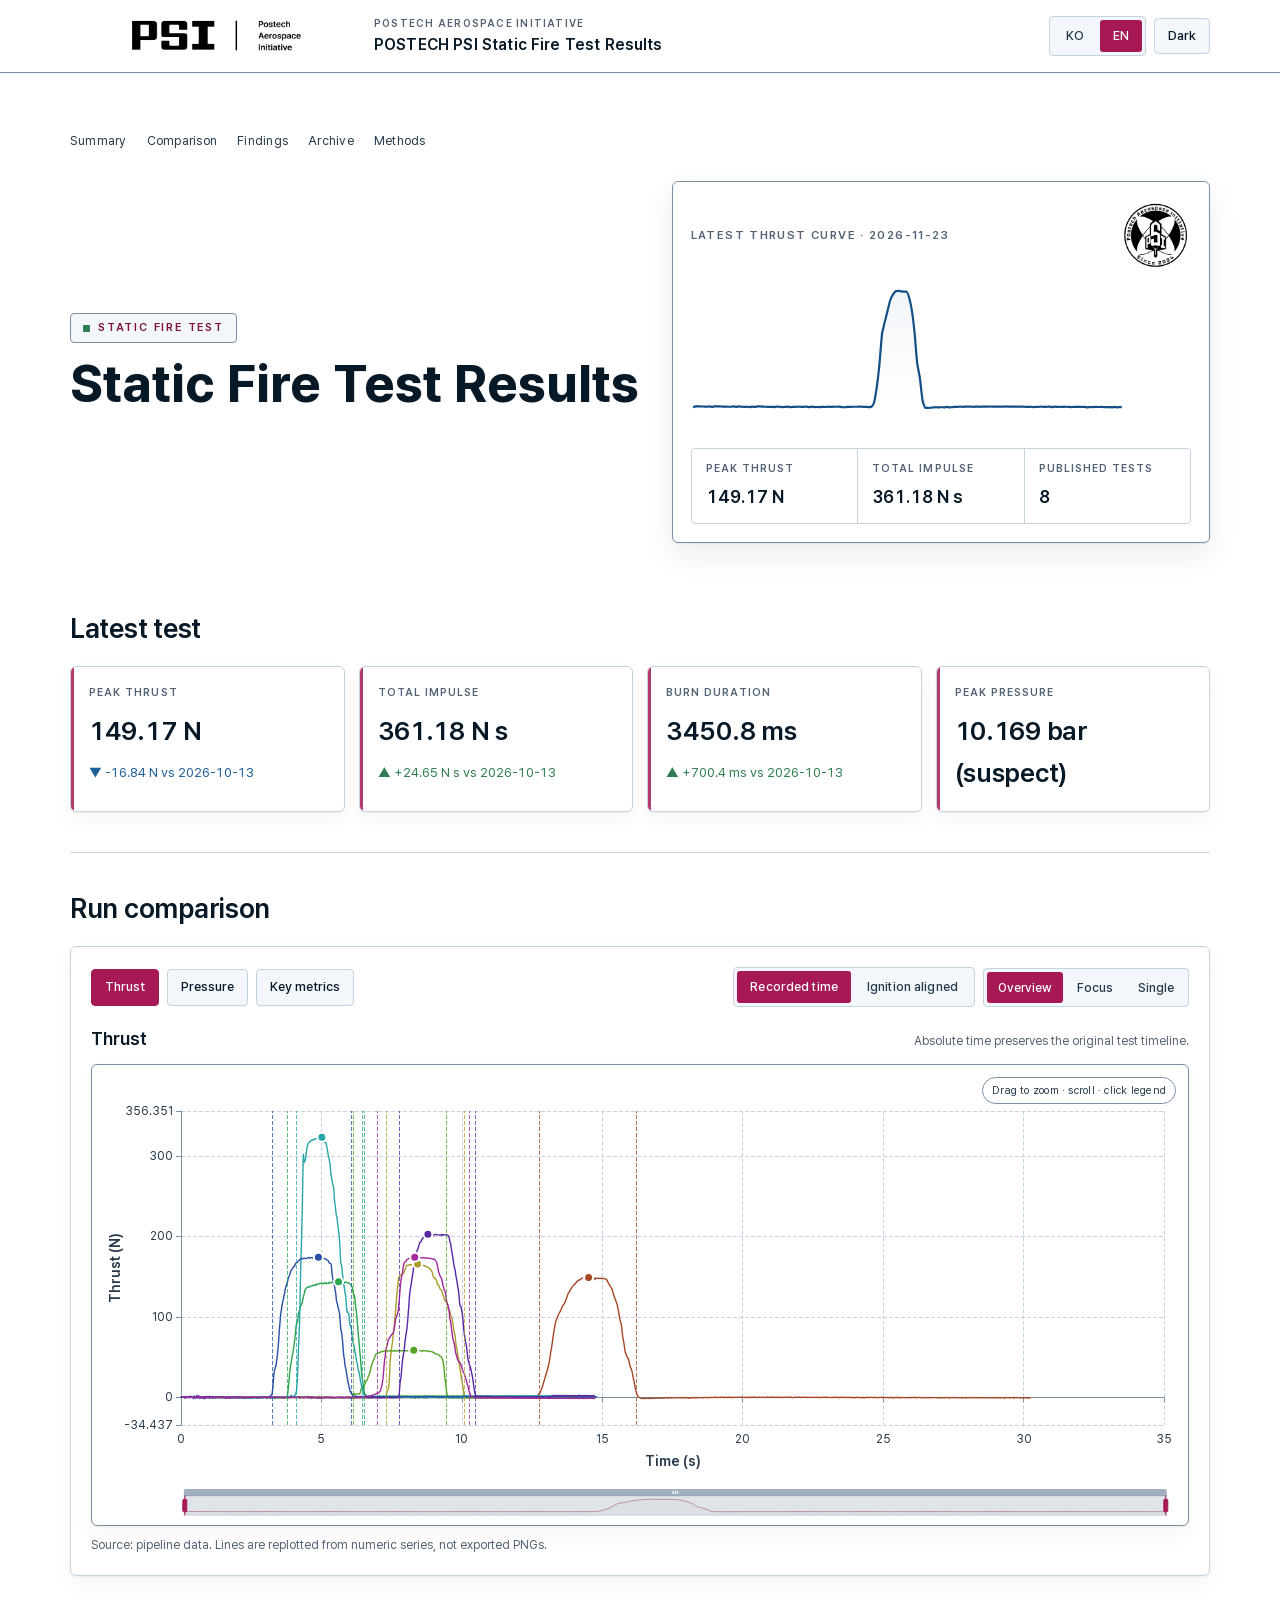
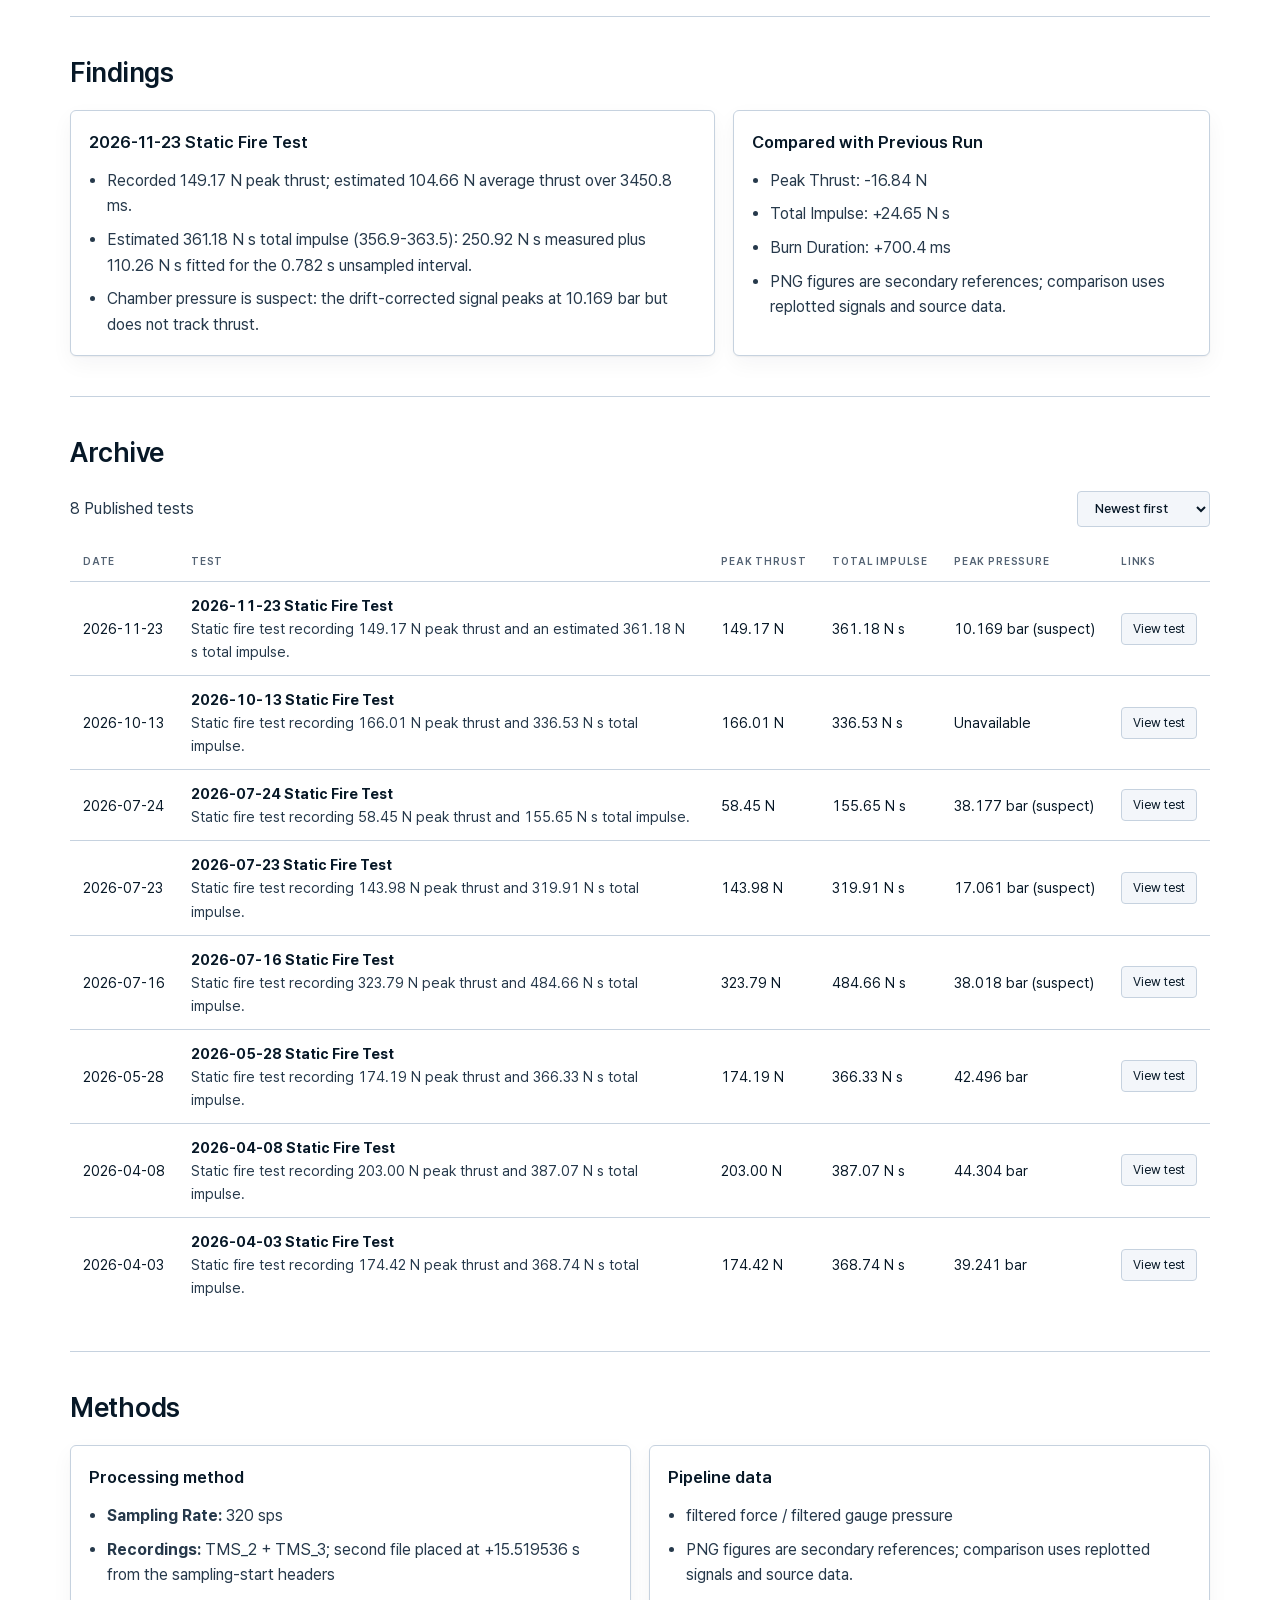
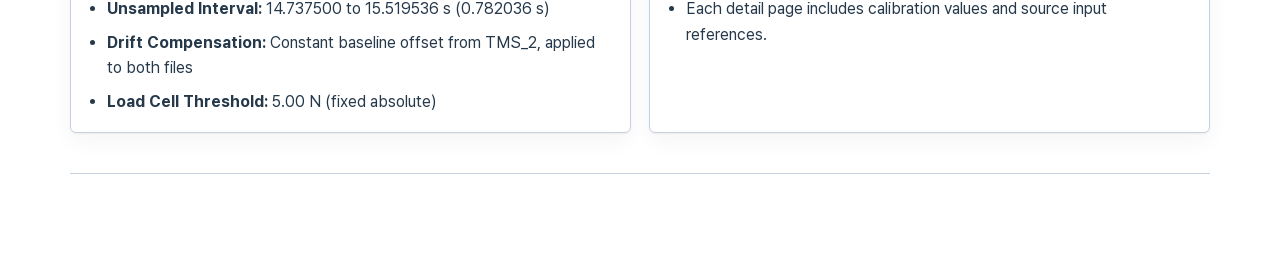
<file: index.html>
<!doctype html>
<html lang="en">
<head>
  <meta charset="utf-8">
  <meta name="viewport" content="width=device-width, initial-scale=1">
  <title>POSTECH PSI Static Fire Test Results</title>
  <meta name="description" content="A concise static record of POSTECH PSI static fire tests, including metrics, comparison, methods, and data files.">
  <meta name="theme-color" content="#000000" media="(prefers-color-scheme: dark)">
  <meta name="theme-color" content="#ffffff" media="(prefers-color-scheme: light)">
  <link rel="icon" href="assets/icons/favicon.ico" sizes="any">
  <link rel="icon" type="image/png" sizes="32x32" href="assets/icons/favicon-32.png">
  <link rel="icon" type="image/png" sizes="192x192" href="assets/icons/icon-192.png">
  <link rel="apple-touch-icon" sizes="180x180" href="assets/icons/apple-touch-icon.png">
  <link rel="stylesheet" href="assets/site.css?v=2026-11-23-gap-fit">
</head>
<body data-theme="light">
  <header class="site-header">
    <div class="site-header__inner">
      <div class="brand">
        <a class="brand__home-link" href="index.html" aria-label="Home"><span class="logo-surface brand__logo-surface"><img class="brand__banner" src="./assets/logos/psi-logo-banner.jpeg" alt="PSI Postech Aerospace Initiative"></span></a>
        <div class="brand__text"><div class="brand__eyebrow">Postech Aerospace Initiative</div><div class="brand__title">POSTECH PSI Static Fire Test Results</div></div>
      </div>
      <div class="site-header__controls"><span class="muted">EN / KO</span></div>
    </div>
  </header>

  <main class="site-shell static-shell">
    <section class="hero" id="overview">
      <div class="hero__grid">
        <div>
          <div class="verdict">Static fire test</div>
          <h1 class="hero__title">POSTECH PSI Static Fire Test Results</h1>
        </div>
        <aside class="hero__panel">
          <div class="hero__panel-header">
            <h2>Latest test &middot; 2026-11-23</h2>
            <span class="logo-surface hero__logo-surface"><img class="hero__emblem" src="assets/logos/psi-logo-circle.jpg" alt="Postech Aerospace Initiative circular logo"></span>
          </div>
          <div class="hero__summary">
            <div class="hero-stat"><div class="hero-stat__label">Peak thrust</div><div class="hero-stat__value">149.17 N</div></div>
            <div class="hero-stat"><div class="hero-stat__label">Total impulse</div><div class="hero-stat__value">361.18 N s</div></div>
            <div class="hero-stat"><div class="hero-stat__label">Published tests</div><div class="hero-stat__value">8</div></div>
          </div>
        </aside>
      </div>
    </section>

    <section class="section">
      <div class="section-heading"><h2>Latest test</h2></div>
      <div class="overview-grid">
        <article class="metric-card">
          <div class="metric-card__label">Peak thrust</div>
          <div class="metric-card__value">149.17 N</div>
          <div class="metric-card__delta">&#9660; -16.84 N vs 2026-10-13</div>
        </article>
        <article class="metric-card">
          <div class="metric-card__label">Total impulse</div>
          <div class="metric-card__value">361.18 N s</div>
          <div class="metric-card__delta">&#9650; +24.65 N s vs 2026-10-13</div>
        </article>
        <article class="metric-card">
          <div class="metric-card__label">Burn duration</div>
          <div class="metric-card__value">3450.8 ms</div>
          <div class="metric-card__delta">&#9650; +700.4 ms vs 2026-10-13</div>
        </article>
        <article class="metric-card">
          <div class="metric-card__label">Peak pressure</div>
          <div class="metric-card__value">10.169 bar (suspect)</div>
        </article>
      </div>
    </section>

    <section class="section" id="archive">
      <div class="section-heading"><h2>Archive</h2></div>
      <div class="archive-table">
        <table>
          <thead><tr><th>Date</th><th>Test</th><th>Peak thrust</th><th>Total impulse</th><th>Peak pressure</th><th>Link</th></tr></thead>
          <tbody>
            <tr>
              <td>2026-11-23</td>
              <td><strong>2026-11-23 Static Fire Test</strong><div class="muted">Static fire test recording 149.17 N peak thrust and an estimated 361.18 N s total impulse.</div></td>
              <td>149.17 N</td>
              <td>361.18 N s</td>
              <td>10.169 bar (suspect)</td>
              <td><a class="archive-action" href="tests/2026-11-23/index.html">View test</a></td>
            </tr>
            <tr>
              <td>2026-10-13</td>
              <td><strong>2026-10-13 Static Fire Test</strong><div class="muted">Static fire test recording 166.01 N peak thrust and 336.53 N s total impulse.</div></td>
              <td>166.01 N</td>
              <td>336.53 N s</td>
              <td>Unavailable</td>
              <td><a class="archive-action" href="tests/2026-10-13/index.html">View test</a></td>
            </tr>
            <tr>
              <td>2026-07-24</td>
              <td><strong>2026-07-24 Static Fire Test</strong><div class="muted">Static fire test recording 58.45 N peak thrust and 155.65 N s total impulse.</div></td>
              <td>58.45 N</td>
              <td>155.65 N s</td>
              <td>38.177 bar (suspect)</td>
              <td><a class="archive-action" href="tests/2026-07-24/index.html">View test</a></td>
            </tr>
            <tr>
              <td>2026-07-23</td>
              <td><strong>2026-07-23 Static Fire Test</strong><div class="muted">Static fire test recording 143.98 N peak thrust and 319.91 N s total impulse.</div></td>
              <td>143.98 N</td>
              <td>319.91 N s</td>
              <td>17.061 bar (suspect)</td>
              <td><a class="archive-action" href="tests/2026-07-23/index.html">View test</a></td>
            </tr>
            <tr>
              <td>2026-07-16</td>
              <td><strong>2026-07-16 Static Fire Test</strong><div class="muted">Static fire test recording 323.79 N peak thrust and 484.66 N s total impulse.</div></td>
              <td>323.79 N</td>
              <td>484.66 N s</td>
              <td>38.018 bar (suspect)</td>
              <td><a class="archive-action" href="tests/2026-07-16/index.html">View test</a></td>
            </tr>
            <tr>
              <td>2026-05-28</td>
              <td><strong>2026-05-28 Static Fire Test</strong><div class="muted">Static fire test recording 174.19 N peak thrust and 366.33 N s total impulse.</div></td>
              <td>174.19 N</td>
              <td>366.33 N s</td>
              <td>42.496 bar</td>
              <td><a class="archive-action" href="tests/2026-05-28/index.html">View test</a></td>
            </tr>
            <tr>
              <td>2026-04-08</td>
              <td><strong>2026-04-08 Static Fire Test</strong><div class="muted">Static fire test recording 203.00 N peak thrust and 387.07 N s total impulse.</div></td>
              <td>203.00 N</td>
              <td>387.07 N s</td>
              <td>44.304 bar</td>
              <td><a class="archive-action" href="tests/2026-04-08/index.html">View test</a></td>
            </tr>
            <tr>
              <td>2026-04-03</td>
              <td><strong>2026-04-03 Static Fire Test</strong><div class="muted">Static fire test recording 174.42 N peak thrust and 368.74 N s total impulse.</div></td>
              <td>174.42 N</td>
              <td>368.74 N s</td>
              <td>39.241 bar</td>
              <td><a class="archive-action" href="tests/2026-04-03/index.html">View test</a></td>
            </tr>
          </tbody>
        </table>
      </div>
    </section>

  </main>

  <script>window.PSI_PAGE_CONFIG = {"page": "home", "rootPath": "."};</script>
  <script src="./assets/vendor/echarts.min.js?v=2026-11-23-gap-fit" defer></script>
  <script src="./assets/charts.js?v=2026-11-23-gap-fit" defer></script>
  <script src="./assets/site.js?v=2026-11-23-gap-fit" defer></script>
</body>
</html>
</file>
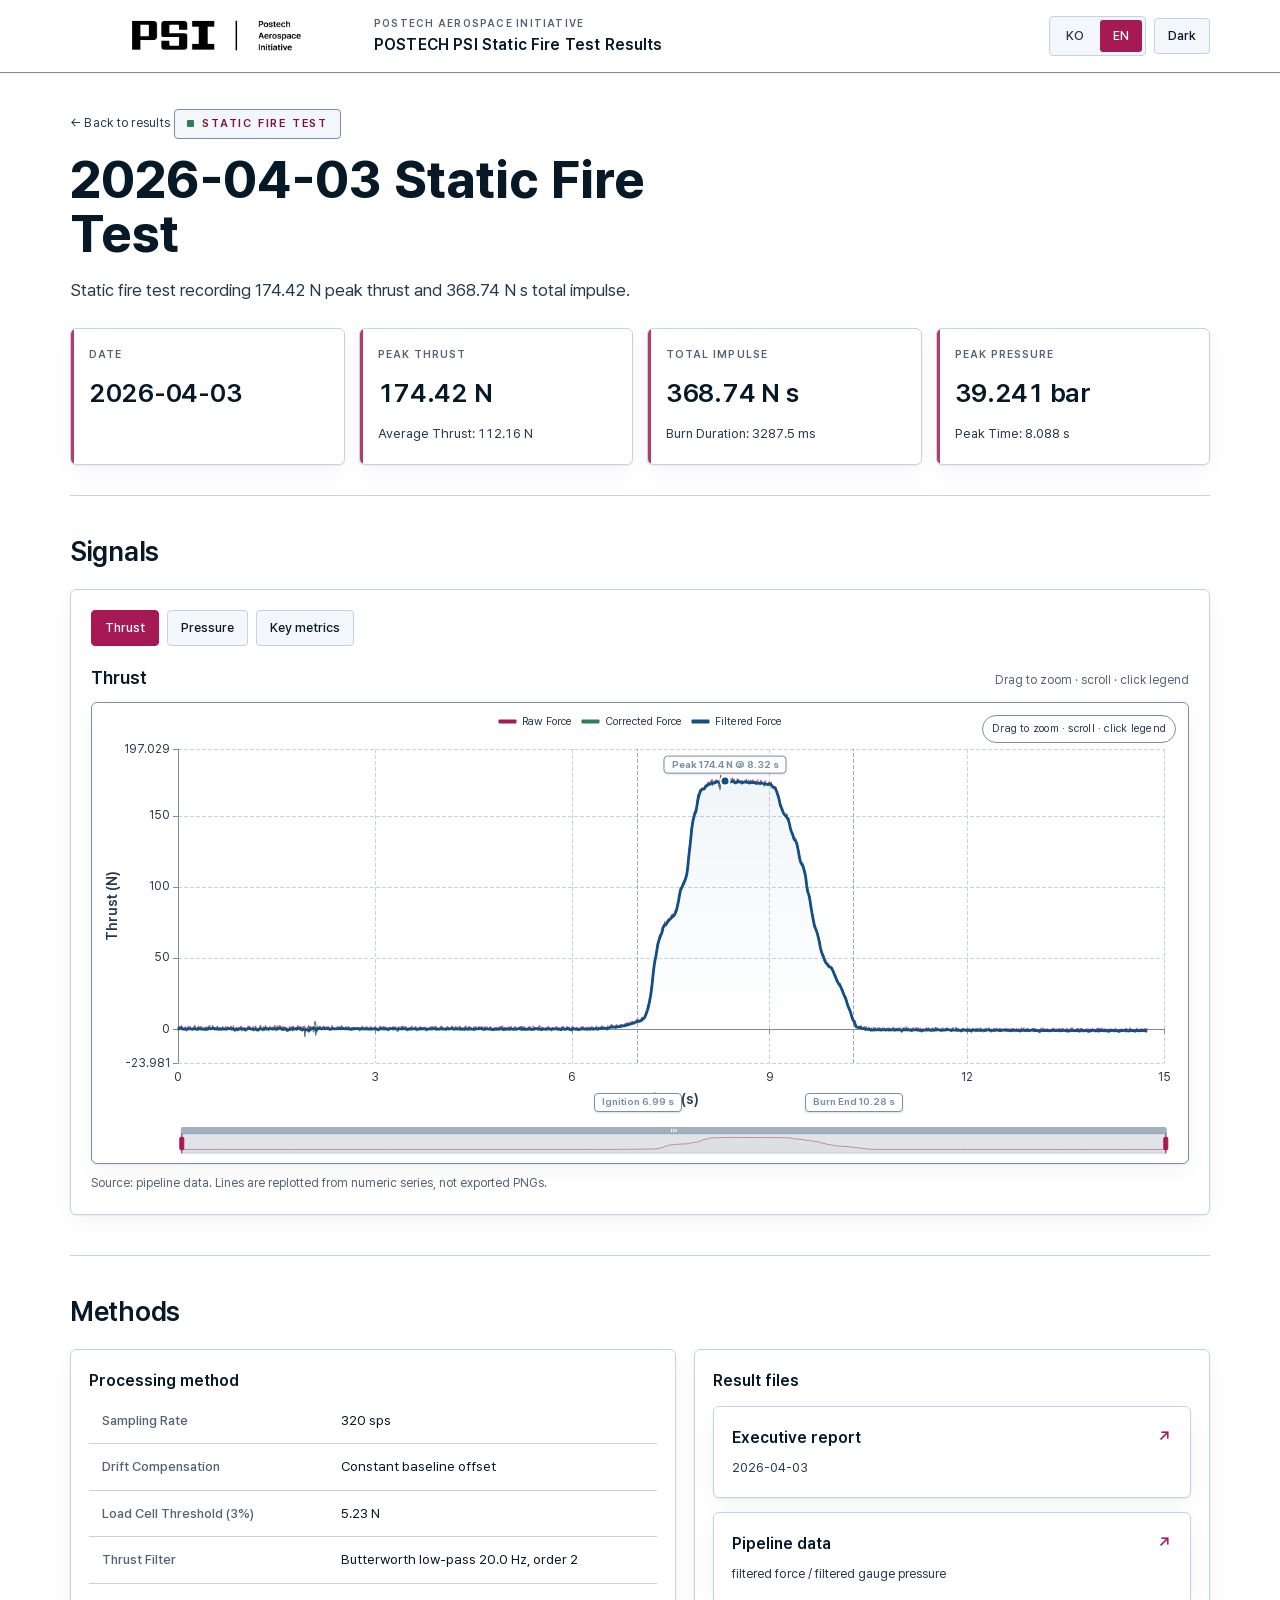
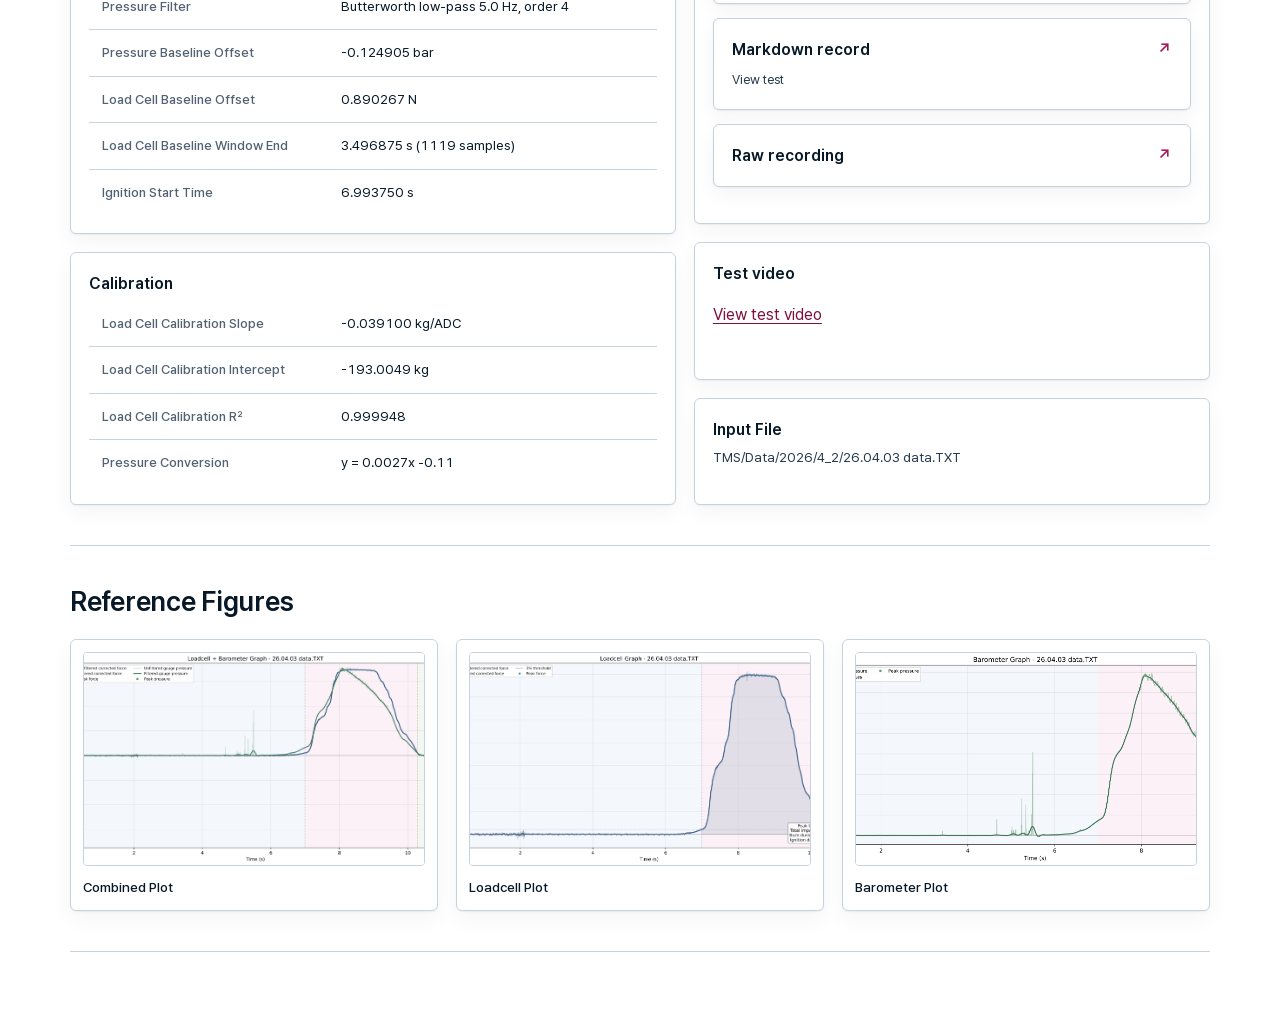
<file: tests/2026-04-03/index.html>
<!doctype html>
<html lang="en">
<head>
  <meta charset="utf-8">
  <meta name="viewport" content="width=device-width, initial-scale=1">
  <title>2026-04-03 Static Fire Test | POSTECH PSI</title>
  <meta name="description" content="Detail page for the April 3, 2026 static fire test including replotted signals, calibration, and result files.">
  <meta name="theme-color" content="#000000" media="(prefers-color-scheme: dark)">
  <meta name="theme-color" content="#ffffff" media="(prefers-color-scheme: light)">
  <link rel="icon" href="../../assets/icons/favicon.ico" sizes="any">
  <link rel="icon" type="image/png" sizes="32x32" href="../../assets/icons/favicon-32.png">
  <link rel="icon" type="image/png" sizes="192x192" href="../../assets/icons/icon-192.png">
  <link rel="apple-touch-icon" sizes="180x180" href="../../assets/icons/apple-touch-icon.png">
  <link rel="stylesheet" href="../../assets/site.css?v=2026-11-23-gap-fit">
</head>
<body data-theme="light">
  <header class="site-header">
    <div class="site-header__inner">
      <div class="brand">
        <a class="brand__home-link" href="../../index.html" aria-label="Home"><span class="logo-surface brand__logo-surface"><img class="brand__banner" src="../../assets/logos/psi-logo-banner.jpeg" alt="PSI Postech Aerospace Initiative"></span></a>
        <div class="brand__text"><div class="brand__eyebrow">Postech Aerospace Initiative</div><div class="brand__title">POSTECH PSI Static Fire Test Results</div></div>
      </div>
      <div class="site-header__controls"><a href="../../index.html">All results</a></div>
    </div>
  </header>

  <main class="site-shell static-shell">
    <section class="detail-hero">
      <a class="detail-hero__back" href="../../index.html">&larr; Back to results</a>
      <div class="verdict">Static fire test</div>
      <h1 class="detail-hero__title">2026-04-03 Static Fire Test</h1>
      <div class="detail-summary">
        <article class="metric-card">
          <div class="metric-card__label">Date</div>
          <div class="metric-card__value">2026-04-03</div>
        </article>
        <article class="metric-card">
          <div class="metric-card__label">Peak thrust</div>
          <div class="metric-card__value">174.42 N</div>
          <div class="metric-card__delta">Average thrust: 112.16 N</div>
        </article>
        <article class="metric-card">
          <div class="metric-card__label">Total impulse</div>
          <div class="metric-card__value">368.74 N s</div>
          <div class="metric-card__delta">Burn duration: 3287.5 ms</div>
        </article>
        <article class="metric-card">
          <div class="metric-card__label">Peak pressure</div>
          <div class="metric-card__value">39.241 bar</div>
          <div class="metric-card__delta">Peak time: 8.088 s</div>
        </article>
      </div>
    </section>

    <section class="section">
      <div class="section-heading"><h2>Result files</h2></div>
      <div class="fallback-grid">
        <article class="fallback-card">
          <h3>Result files</h3>
          <p><a href="files/2026-04-03_tms_executive_report.txt">Executive report</a></p>
          <p><a href="files/2026-04-03_tms_pipeline_data.txt">Pipeline data</a></p>
          <p><a href="index.md">Markdown record</a></p>
          <p><a href="files/2026-04-03_tms_raw.txt">Raw recording</a></p>
        </article>
        <article class="fallback-card">
          <h3>Reference figures</h3>
          <p><a href="files/2026-04-03_tms_combined_plot.png">Combined Plot</a></p>
          <p><a href="files/2026-04-03_tms_loadcell_plot.png">Loadcell Plot</a></p>
          <p><a href="files/2026-04-03_tms_barometer_plot.png">Barometer Plot</a></p>
        </article>
      </div>
      <noscript><div class="empty-state" style="margin-top:18px;">JavaScript is disabled. The summary and file links remain available.</div></noscript>
    </section>
  </main>

  <script>window.PSI_PAGE_CONFIG = {"page": "detail", "rootPath": "../..", "testId": "2026-04-03-combustion"};</script>
  <script src="../../assets/vendor/echarts.min.js?v=2026-11-23-gap-fit" defer></script>
  <script src="../../assets/charts.js?v=2026-11-23-gap-fit" defer></script>
  <script src="../../assets/site.js?v=2026-11-23-gap-fit" defer></script>
</body>
</html>
</file>
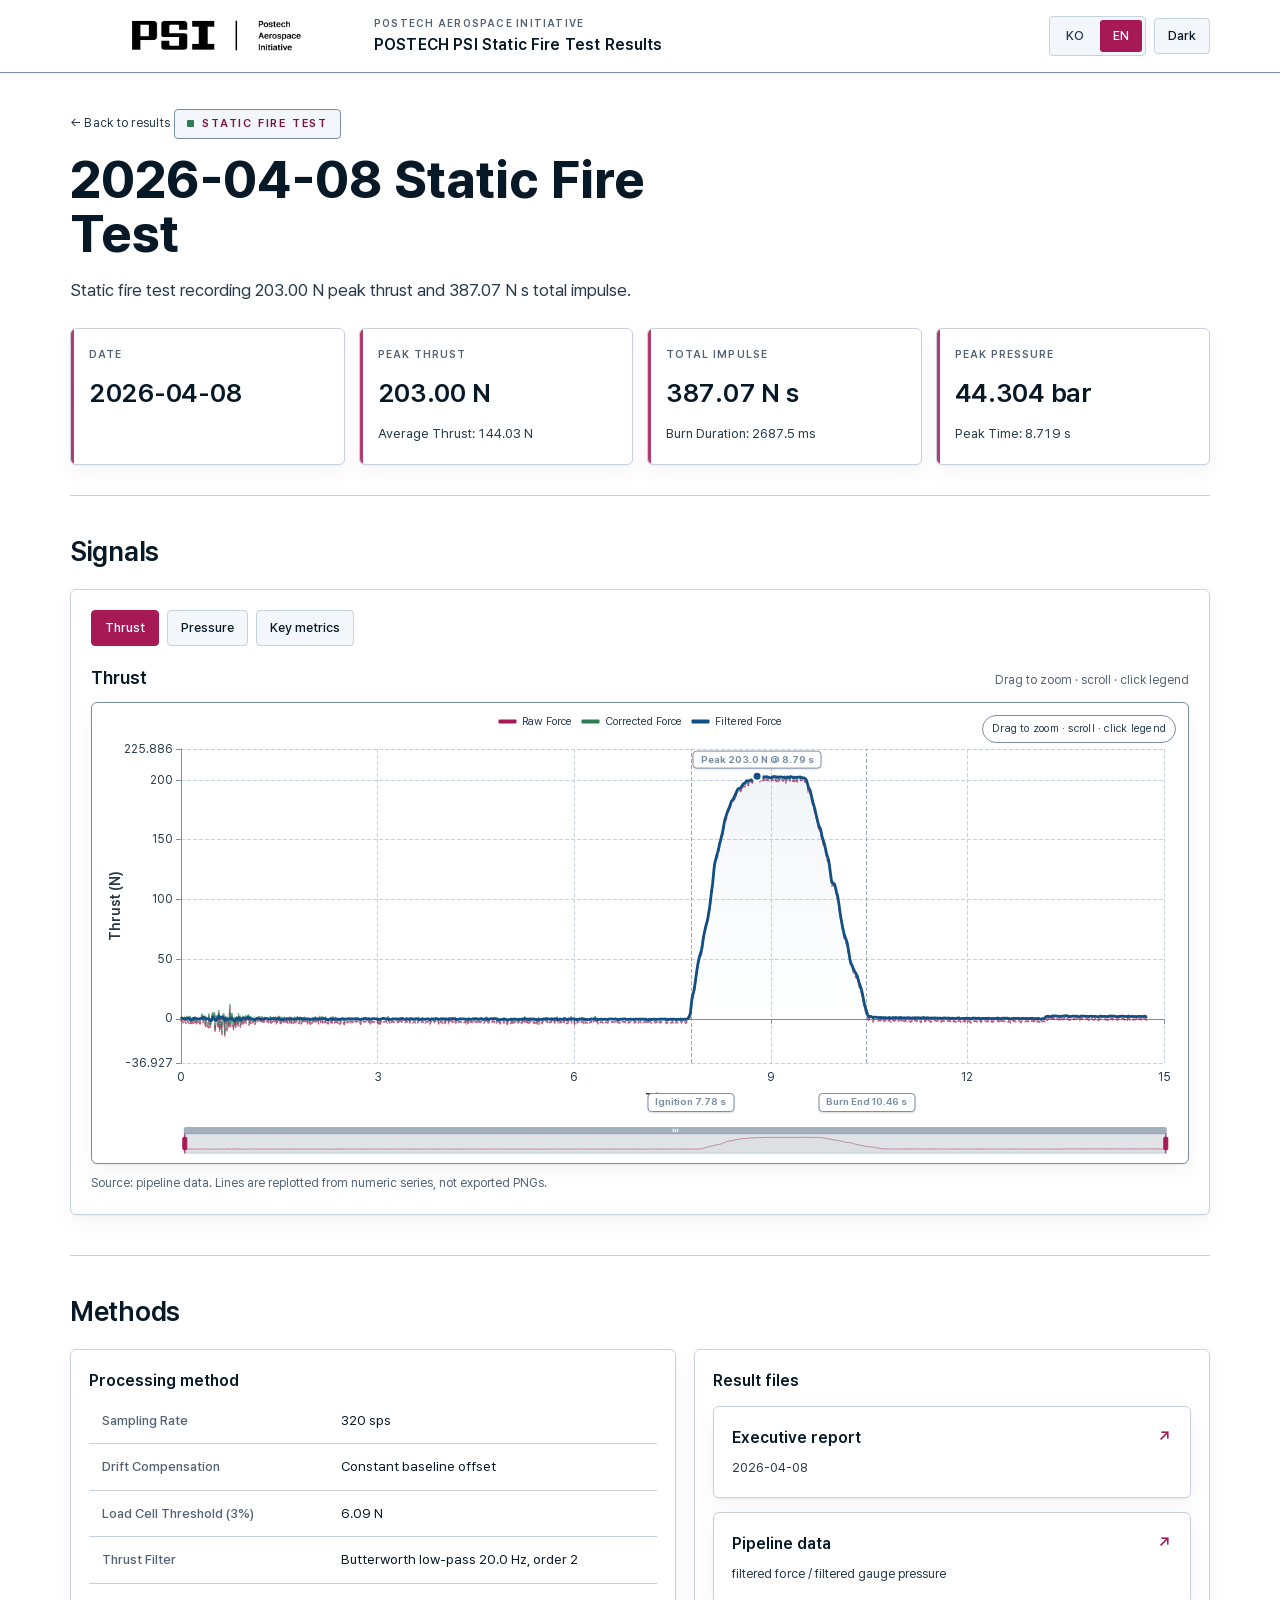
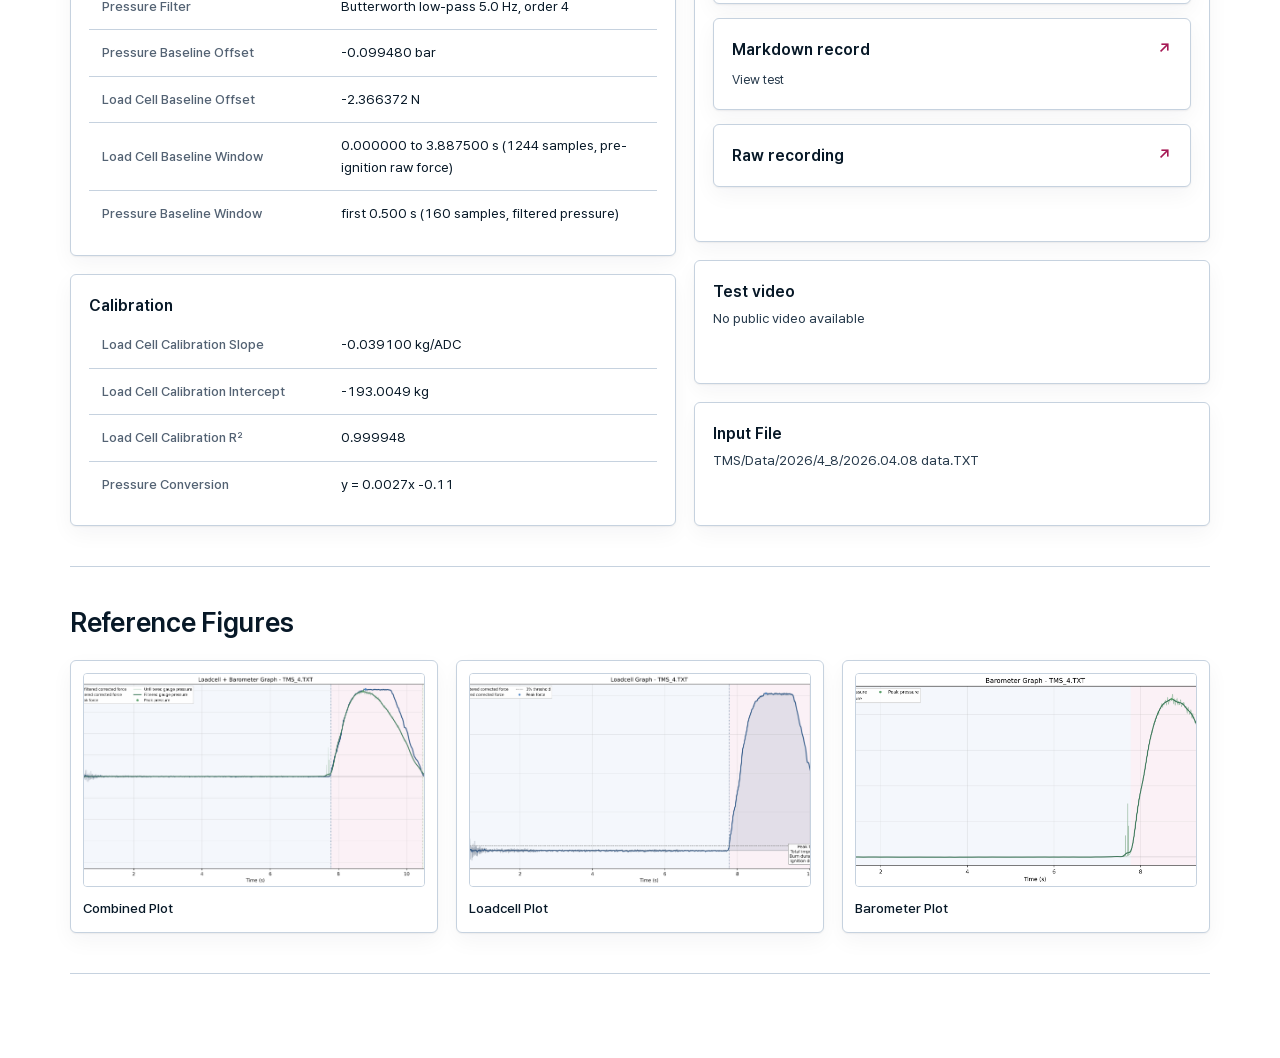
<file: tests/2026-04-08/index.html>
<!doctype html>
<html lang="en">
<head>
  <meta charset="utf-8">
  <meta name="viewport" content="width=device-width, initial-scale=1">
  <title>2026-04-08 Static Fire Test | POSTECH PSI</title>
  <meta name="description" content="Detail page for the April 8 static fire test including replotted signals, calibration, methods, and result files.">
  <meta name="theme-color" content="#000000" media="(prefers-color-scheme: dark)">
  <meta name="theme-color" content="#ffffff" media="(prefers-color-scheme: light)">
  <link rel="icon" href="../../assets/icons/favicon.ico" sizes="any">
  <link rel="icon" type="image/png" sizes="32x32" href="../../assets/icons/favicon-32.png">
  <link rel="icon" type="image/png" sizes="192x192" href="../../assets/icons/icon-192.png">
  <link rel="apple-touch-icon" sizes="180x180" href="../../assets/icons/apple-touch-icon.png">
  <link rel="stylesheet" href="../../assets/site.css?v=2026-11-23-gap-fit">
</head>
<body data-theme="light">
  <header class="site-header">
    <div class="site-header__inner">
      <div class="brand">
        <a class="brand__home-link" href="../../index.html" aria-label="Home"><span class="logo-surface brand__logo-surface"><img class="brand__banner" src="../../assets/logos/psi-logo-banner.jpeg" alt="PSI Postech Aerospace Initiative"></span></a>
        <div class="brand__text"><div class="brand__eyebrow">Postech Aerospace Initiative</div><div class="brand__title">POSTECH PSI Static Fire Test Results</div></div>
      </div>
      <div class="site-header__controls"><a href="../../index.html">All results</a></div>
    </div>
  </header>

  <main class="site-shell static-shell">
    <section class="detail-hero">
      <a class="detail-hero__back" href="../../index.html">&larr; Back to results</a>
      <div class="verdict">Static fire test</div>
      <h1 class="detail-hero__title">2026-04-08 Static Fire Test</h1>
      <div class="detail-summary">
        <article class="metric-card">
          <div class="metric-card__label">Date</div>
          <div class="metric-card__value">2026-04-08</div>
        </article>
        <article class="metric-card">
          <div class="metric-card__label">Peak thrust</div>
          <div class="metric-card__value">203.00 N</div>
          <div class="metric-card__delta">Average thrust: 144.03 N</div>
        </article>
        <article class="metric-card">
          <div class="metric-card__label">Total impulse</div>
          <div class="metric-card__value">387.07 N s</div>
          <div class="metric-card__delta">Burn duration: 2687.5 ms</div>
        </article>
        <article class="metric-card">
          <div class="metric-card__label">Peak pressure</div>
          <div class="metric-card__value">44.304 bar</div>
          <div class="metric-card__delta">Peak time: 8.719 s</div>
        </article>
      </div>
    </section>

    <section class="section">
      <div class="section-heading"><h2>Result files</h2></div>
      <div class="fallback-grid">
        <article class="fallback-card">
          <h3>Result files</h3>
          <p><a href="files/2026-04-08_tms-4_executive_report.txt">Executive report</a></p>
          <p><a href="files/2026-04-08_tms-4_pipeline_data.txt">Pipeline data</a></p>
          <p><a href="index.md">Markdown record</a></p>
          <p><a href="files/2026-04-08_tms-4_raw.txt">Raw recording</a></p>
        </article>
        <article class="fallback-card">
          <h3>Reference figures</h3>
          <p><a href="files/2026-04-08_tms-4_combined_plot.png">Combined Plot</a></p>
          <p><a href="files/2026-04-08_tms-4_loadcell_plot.png">Loadcell Plot</a></p>
          <p><a href="files/2026-04-08_tms-4_barometer_plot.png">Barometer Plot</a></p>
        </article>
      </div>
      <noscript><div class="empty-state" style="margin-top:18px;">JavaScript is disabled. The summary and file links remain available.</div></noscript>
    </section>
  </main>

  <script>window.PSI_PAGE_CONFIG = {"page": "detail", "rootPath": "../..", "testId": "2026-04-08-combustion"};</script>
  <script src="../../assets/vendor/echarts.min.js?v=2026-11-23-gap-fit" defer></script>
  <script src="../../assets/charts.js?v=2026-11-23-gap-fit" defer></script>
  <script src="../../assets/site.js?v=2026-11-23-gap-fit" defer></script>
</body>
</html>
</file>
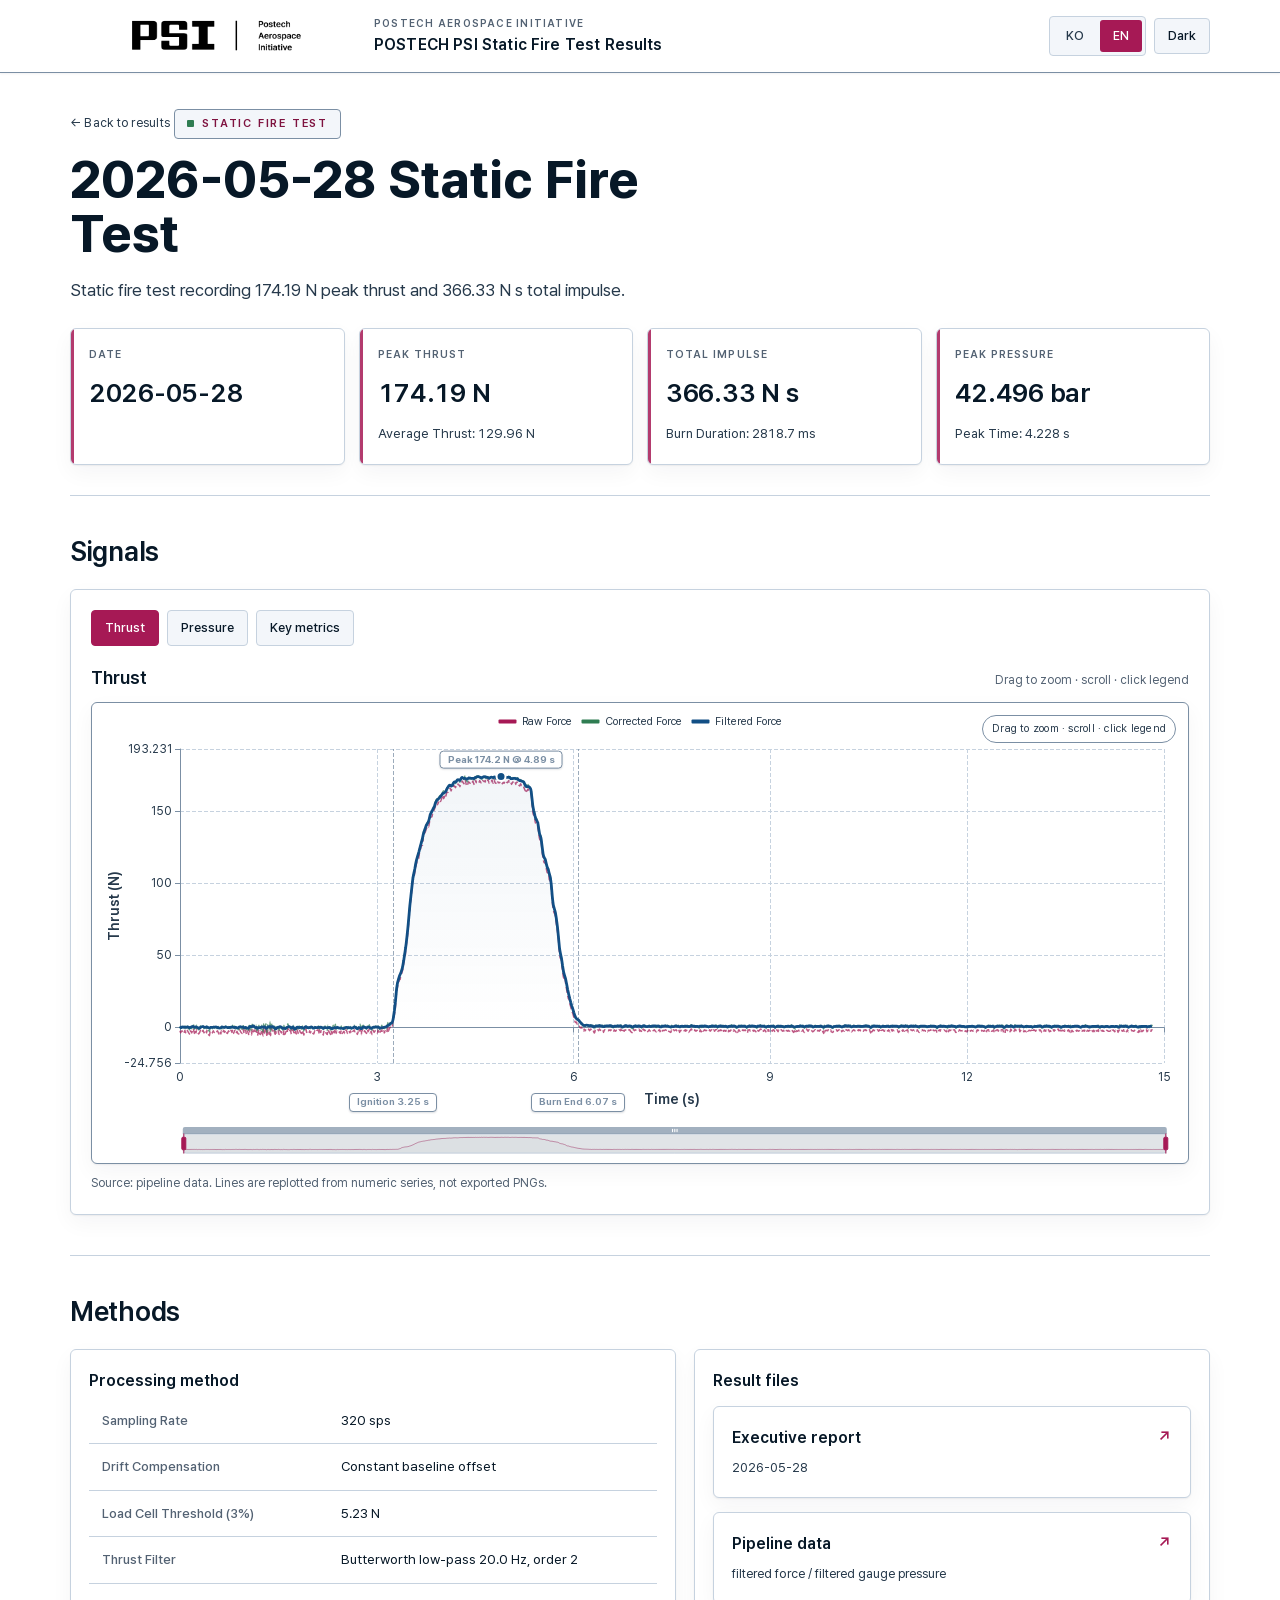
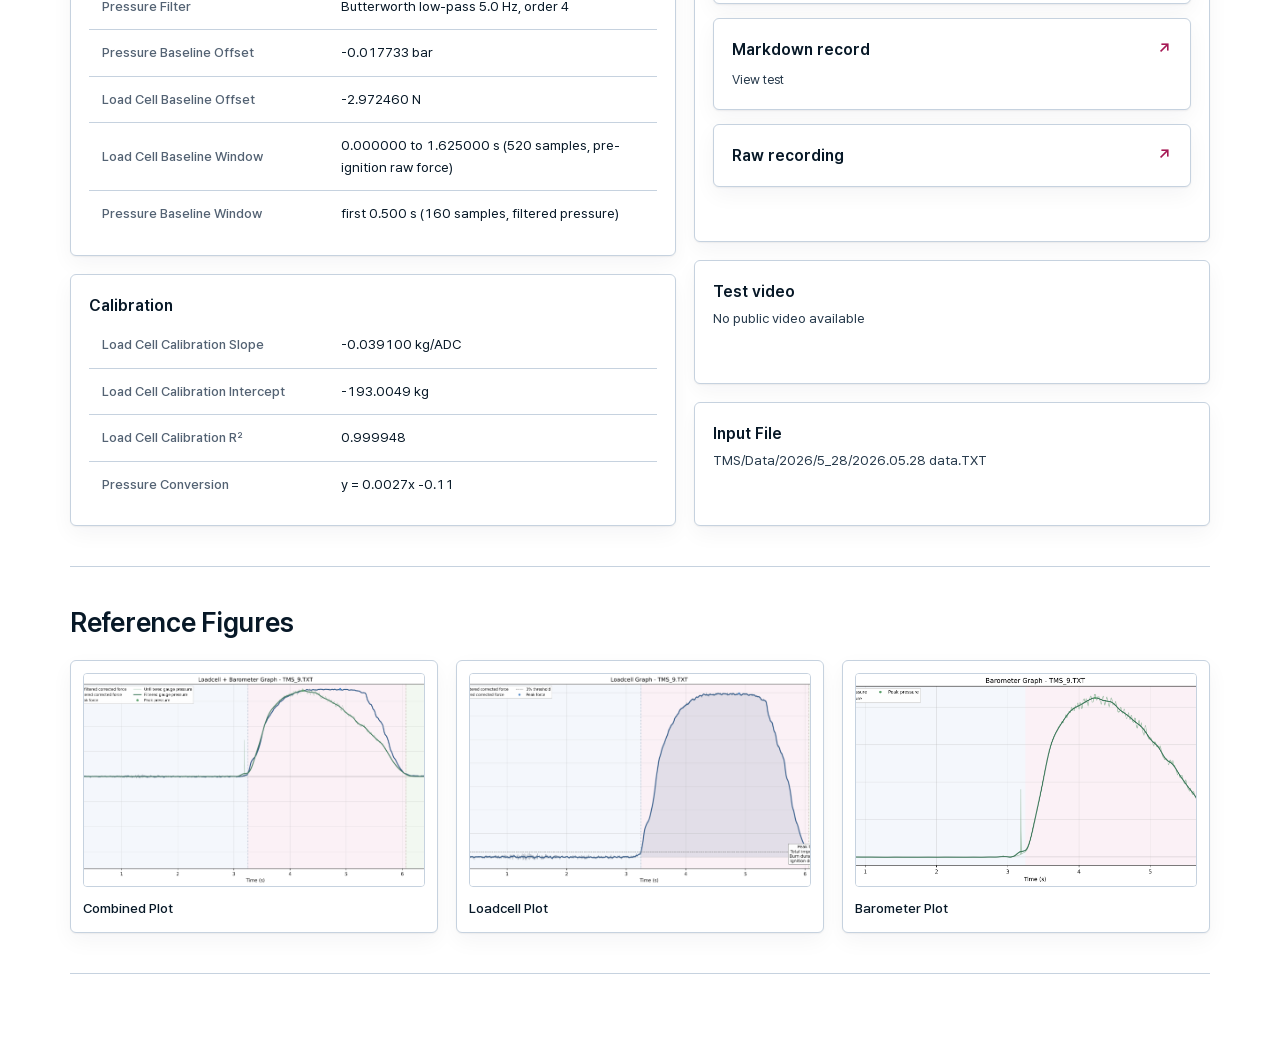
<file: tests/2026-05-28/index.html>
<!doctype html>
<html lang="en">
<head>
  <meta charset="utf-8">
  <meta name="viewport" content="width=device-width, initial-scale=1">
  <title>2026-05-28 Static Fire Test | POSTECH PSI</title>
  <meta name="description" content="Detail page for the May 28 static fire test including replotted signals, calibration, methods, and result files.">
  <meta name="theme-color" content="#000000" media="(prefers-color-scheme: dark)">
  <meta name="theme-color" content="#ffffff" media="(prefers-color-scheme: light)">
  <link rel="icon" href="../../assets/icons/favicon.ico" sizes="any">
  <link rel="icon" type="image/png" sizes="32x32" href="../../assets/icons/favicon-32.png">
  <link rel="icon" type="image/png" sizes="192x192" href="../../assets/icons/icon-192.png">
  <link rel="apple-touch-icon" sizes="180x180" href="../../assets/icons/apple-touch-icon.png">
  <link rel="stylesheet" href="../../assets/site.css?v=2026-11-23-gap-fit">
</head>
<body data-theme="light">
  <header class="site-header">
    <div class="site-header__inner">
      <div class="brand">
        <a class="brand__home-link" href="../../index.html" aria-label="Home"><span class="logo-surface brand__logo-surface"><img class="brand__banner" src="../../assets/logos/psi-logo-banner.jpeg" alt="PSI Postech Aerospace Initiative"></span></a>
        <div class="brand__text"><div class="brand__eyebrow">Postech Aerospace Initiative</div><div class="brand__title">POSTECH PSI Static Fire Test Results</div></div>
      </div>
      <div class="site-header__controls"><a href="../../index.html">All results</a></div>
    </div>
  </header>

  <main class="site-shell static-shell">
    <section class="detail-hero">
      <a class="detail-hero__back" href="../../index.html">&larr; Back to results</a>
      <div class="verdict">Static fire test</div>
      <h1 class="detail-hero__title">2026-05-28 Static Fire Test</h1>
      <div class="detail-summary">
        <article class="metric-card">
          <div class="metric-card__label">Date</div>
          <div class="metric-card__value">2026-05-28</div>
        </article>
        <article class="metric-card">
          <div class="metric-card__label">Peak thrust</div>
          <div class="metric-card__value">174.19 N</div>
          <div class="metric-card__delta">Average thrust: 129.96 N</div>
        </article>
        <article class="metric-card">
          <div class="metric-card__label">Total impulse</div>
          <div class="metric-card__value">366.33 N s</div>
          <div class="metric-card__delta">Burn duration: 2818.7 ms</div>
        </article>
        <article class="metric-card">
          <div class="metric-card__label">Peak pressure</div>
          <div class="metric-card__value">42.496 bar</div>
          <div class="metric-card__delta">Peak time: 4.228 s</div>
        </article>
      </div>
    </section>

    <section class="section">
      <div class="section-heading"><h2>Result files</h2></div>
      <div class="fallback-grid">
        <article class="fallback-card">
          <h3>Result files</h3>
          <p><a href="files/2026-05-28_tms-9_executive_report.txt">Executive report</a></p>
          <p><a href="files/2026-05-28_tms-9_pipeline_data.txt">Pipeline data</a></p>
          <p><a href="index.md">Markdown record</a></p>
          <p><a href="files/2026-05-28_tms-9_raw.txt">Raw recording</a></p>
        </article>
        <article class="fallback-card">
          <h3>Reference figures</h3>
          <p><a href="files/2026-05-28_tms-9_combined_plot.png">Combined Plot</a></p>
          <p><a href="files/2026-05-28_tms-9_loadcell_plot.png">Loadcell Plot</a></p>
          <p><a href="files/2026-05-28_tms-9_barometer_plot.png">Barometer Plot</a></p>
        </article>
      </div>
      <noscript><div class="empty-state" style="margin-top:18px;">JavaScript is disabled. The summary and file links remain available.</div></noscript>
    </section>
  </main>

  <script>window.PSI_PAGE_CONFIG = {"page": "detail", "rootPath": "../..", "testId": "2026-05-28-combustion"};</script>
  <script src="../../assets/vendor/echarts.min.js?v=2026-11-23-gap-fit" defer></script>
  <script src="../../assets/charts.js?v=2026-11-23-gap-fit" defer></script>
  <script src="../../assets/site.js?v=2026-11-23-gap-fit" defer></script>
</body>
</html>
</file>
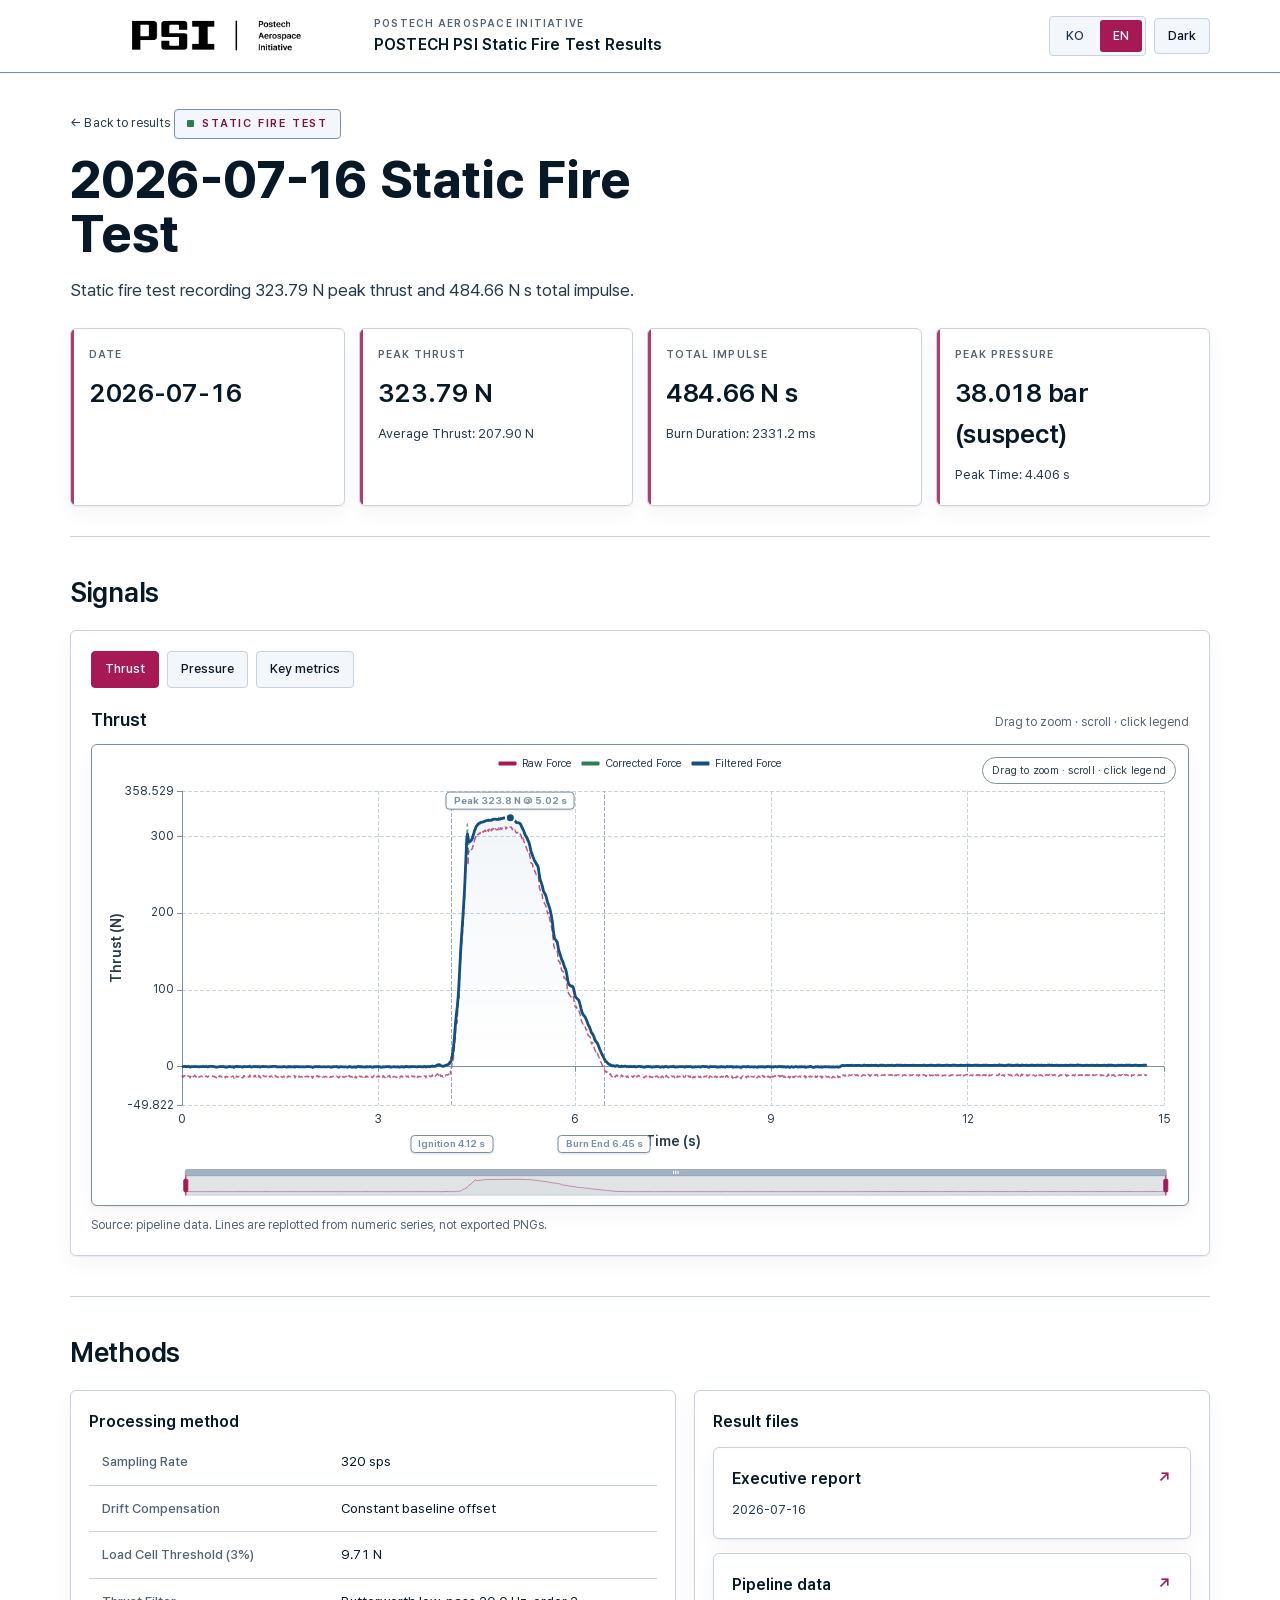
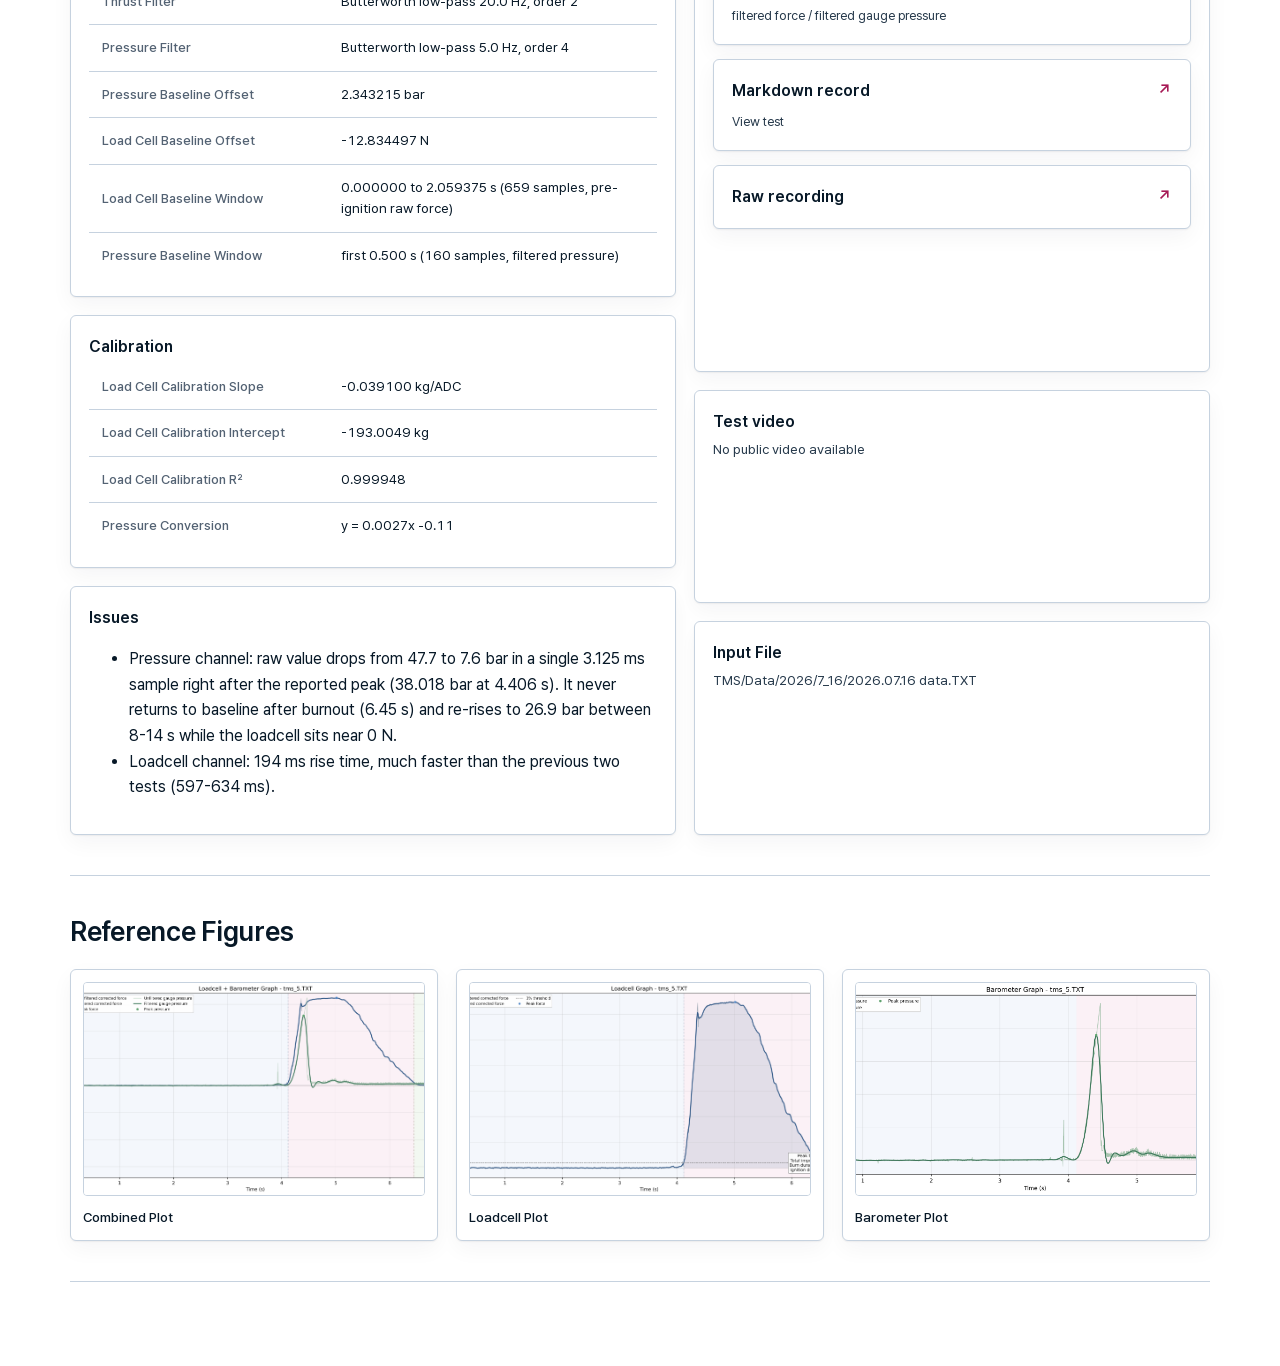
<file: tests/2026-07-16/index.html>
<!doctype html>
<html lang="en">
<head>
  <meta charset="utf-8">
  <meta name="viewport" content="width=device-width, initial-scale=1">
  <title>2026-07-16 Static Fire Test | POSTECH PSI</title>
  <meta name="description" content="Detail page for the July 16 static fire test including replotted signals, calibration, methods, and result files.">
  <meta name="theme-color" content="#000000" media="(prefers-color-scheme: dark)">
  <meta name="theme-color" content="#ffffff" media="(prefers-color-scheme: light)">
  <link rel="icon" href="../../assets/icons/favicon.ico" sizes="any">
  <link rel="icon" type="image/png" sizes="32x32" href="../../assets/icons/favicon-32.png">
  <link rel="icon" type="image/png" sizes="192x192" href="../../assets/icons/icon-192.png">
  <link rel="apple-touch-icon" sizes="180x180" href="../../assets/icons/apple-touch-icon.png">
  <link rel="stylesheet" href="../../assets/site.css?v=2026-11-23-gap-fit">
</head>
<body data-theme="light">
  <header class="site-header">
    <div class="site-header__inner">
      <div class="brand">
        <a class="brand__home-link" href="../../index.html" aria-label="Home"><span class="logo-surface brand__logo-surface"><img class="brand__banner" src="../../assets/logos/psi-logo-banner.jpeg" alt="PSI Postech Aerospace Initiative"></span></a>
        <div class="brand__text"><div class="brand__eyebrow">Postech Aerospace Initiative</div><div class="brand__title">POSTECH PSI Static Fire Test Results</div></div>
      </div>
      <div class="site-header__controls"><a href="../../index.html">All results</a></div>
    </div>
  </header>

  <main class="site-shell static-shell">
    <section class="detail-hero">
      <a class="detail-hero__back" href="../../index.html">&larr; Back to results</a>
      <div class="verdict">Static fire test</div>
      <h1 class="detail-hero__title">2026-07-16 Static Fire Test</h1>
      <div class="detail-summary">
        <article class="metric-card">
          <div class="metric-card__label">Date</div>
          <div class="metric-card__value">2026-07-16</div>
        </article>
        <article class="metric-card">
          <div class="metric-card__label">Peak thrust</div>
          <div class="metric-card__value">323.79 N</div>
          <div class="metric-card__delta">Average thrust: 207.90 N</div>
        </article>
        <article class="metric-card">
          <div class="metric-card__label">Total impulse</div>
          <div class="metric-card__value">484.66 N s</div>
          <div class="metric-card__delta">Burn duration: 2331.2 ms</div>
        </article>
        <article class="metric-card">
          <div class="metric-card__label">Peak pressure</div>
          <div class="metric-card__value">38.018 bar (suspect)</div>
          <div class="metric-card__delta">Peak time: 4.406 s</div>
        </article>
      </div>
    </section>

    <section class="section">
      <div class="section-heading"><h2>Result files</h2></div>
      <div class="fallback-grid">
        <article class="fallback-card">
          <h3>Result files</h3>
          <p><a href="files/2026-07-16_tms-5_executive_report.txt">Executive report</a></p>
          <p><a href="files/2026-07-16_tms-5_pipeline_data.txt">Pipeline data</a></p>
          <p><a href="index.md">Markdown record</a></p>
          <p><a href="files/2026-07-16_tms-5_raw.txt">Raw recording</a></p>
        </article>
        <article class="fallback-card">
          <h3>Reference figures</h3>
          <p><a href="files/2026-07-16_tms-5_combined_plot.png">Combined Plot</a></p>
          <p><a href="files/2026-07-16_tms-5_loadcell_plot.png">Loadcell Plot</a></p>
          <p><a href="files/2026-07-16_tms-5_barometer_plot.png">Barometer Plot</a></p>
        </article>
        <article class="fallback-card">
          <h3>Issues</h3>
          <p>Pressure channel: raw value drops from 47.7 to 7.6 bar in a single 3.125 ms sample right after the reported peak (38.018 bar at 4.406 s). It never returns to baseline after burnout (6.45 s) and re-rises to 26.9 bar between 8-14 s while the loadcell sits near 0 N.</p>
          <p>Loadcell channel: 194 ms rise time, much faster than the previous two tests (597-634 ms).</p>
        </article>
      </div>
      <noscript><div class="empty-state" style="margin-top:18px;">JavaScript is disabled. The summary and file links remain available.</div></noscript>
    </section>
  </main>

  <script>window.PSI_PAGE_CONFIG = {"page": "detail", "rootPath": "../..", "testId": "2026-07-16-combustion"};</script>
  <script src="../../assets/vendor/echarts.min.js?v=2026-11-23-gap-fit" defer></script>
  <script src="../../assets/charts.js?v=2026-11-23-gap-fit" defer></script>
  <script src="../../assets/site.js?v=2026-11-23-gap-fit" defer></script>
</body>
</html>
</file>
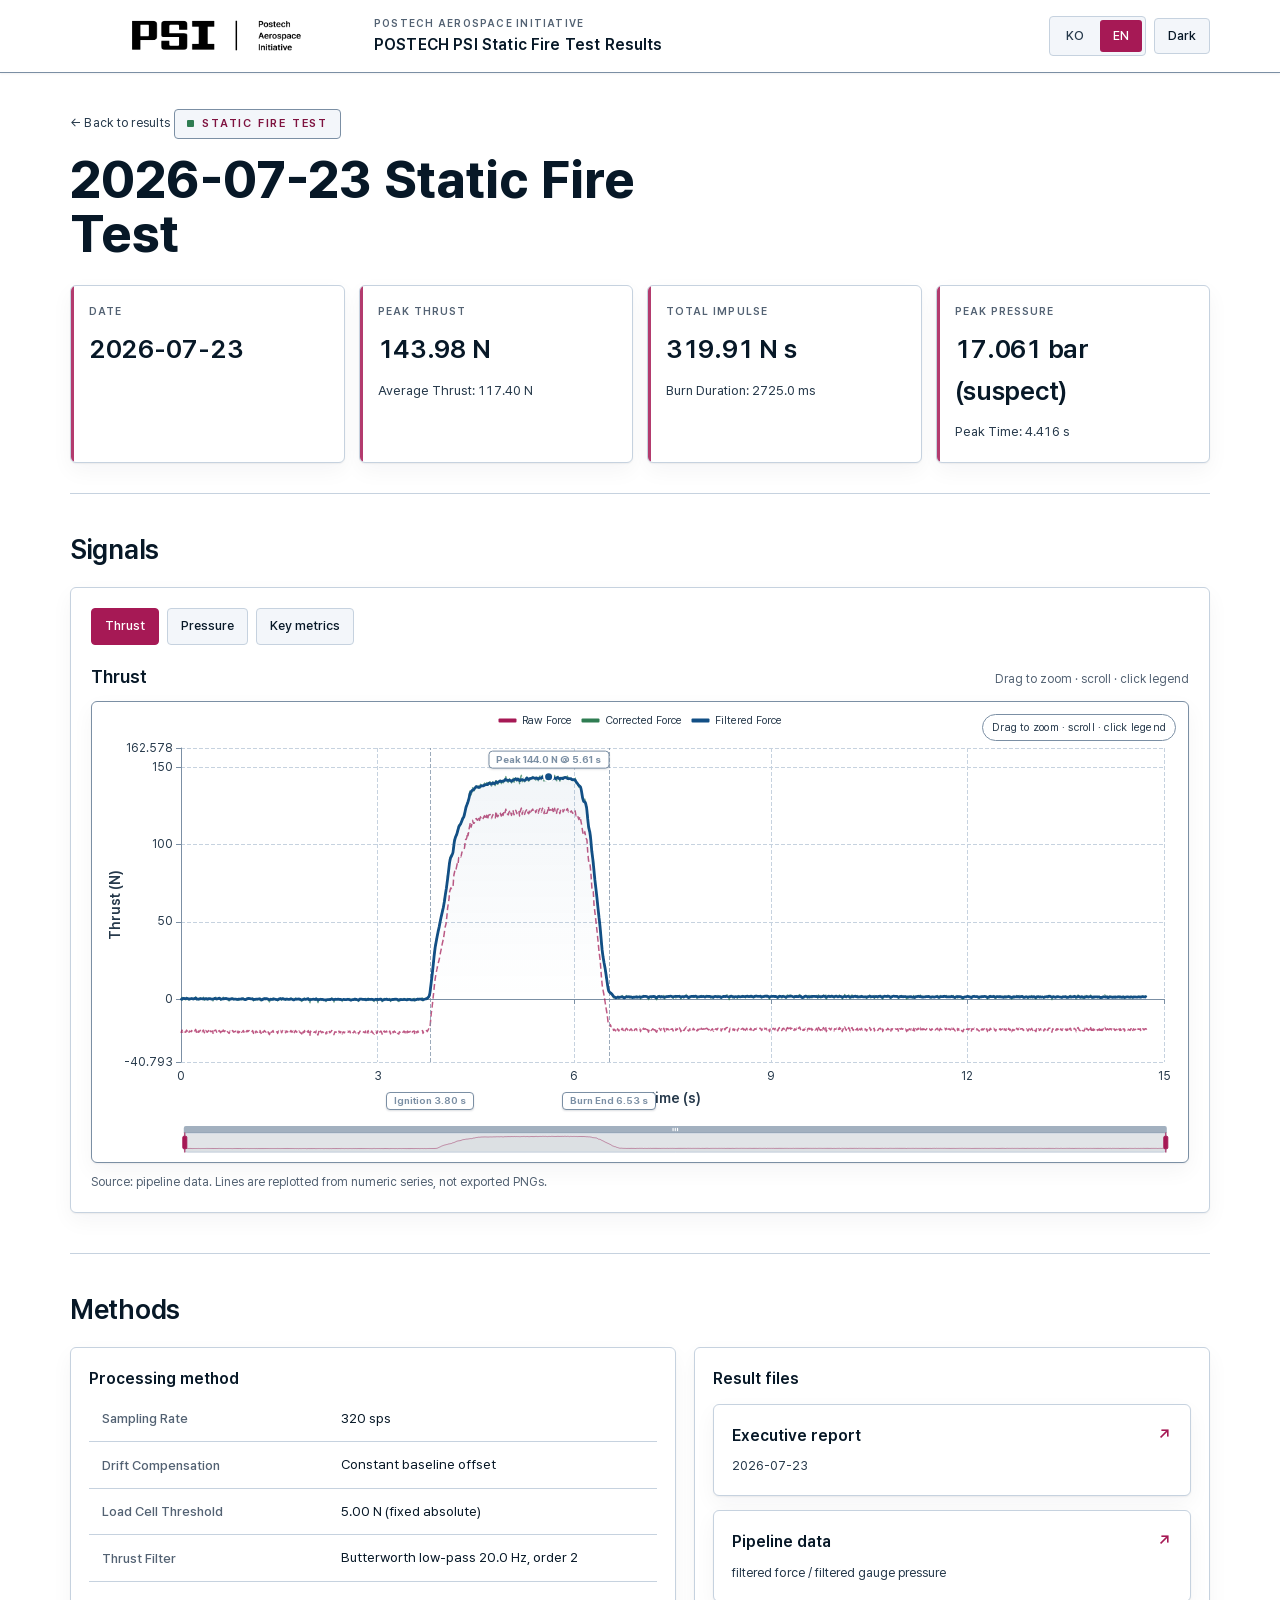
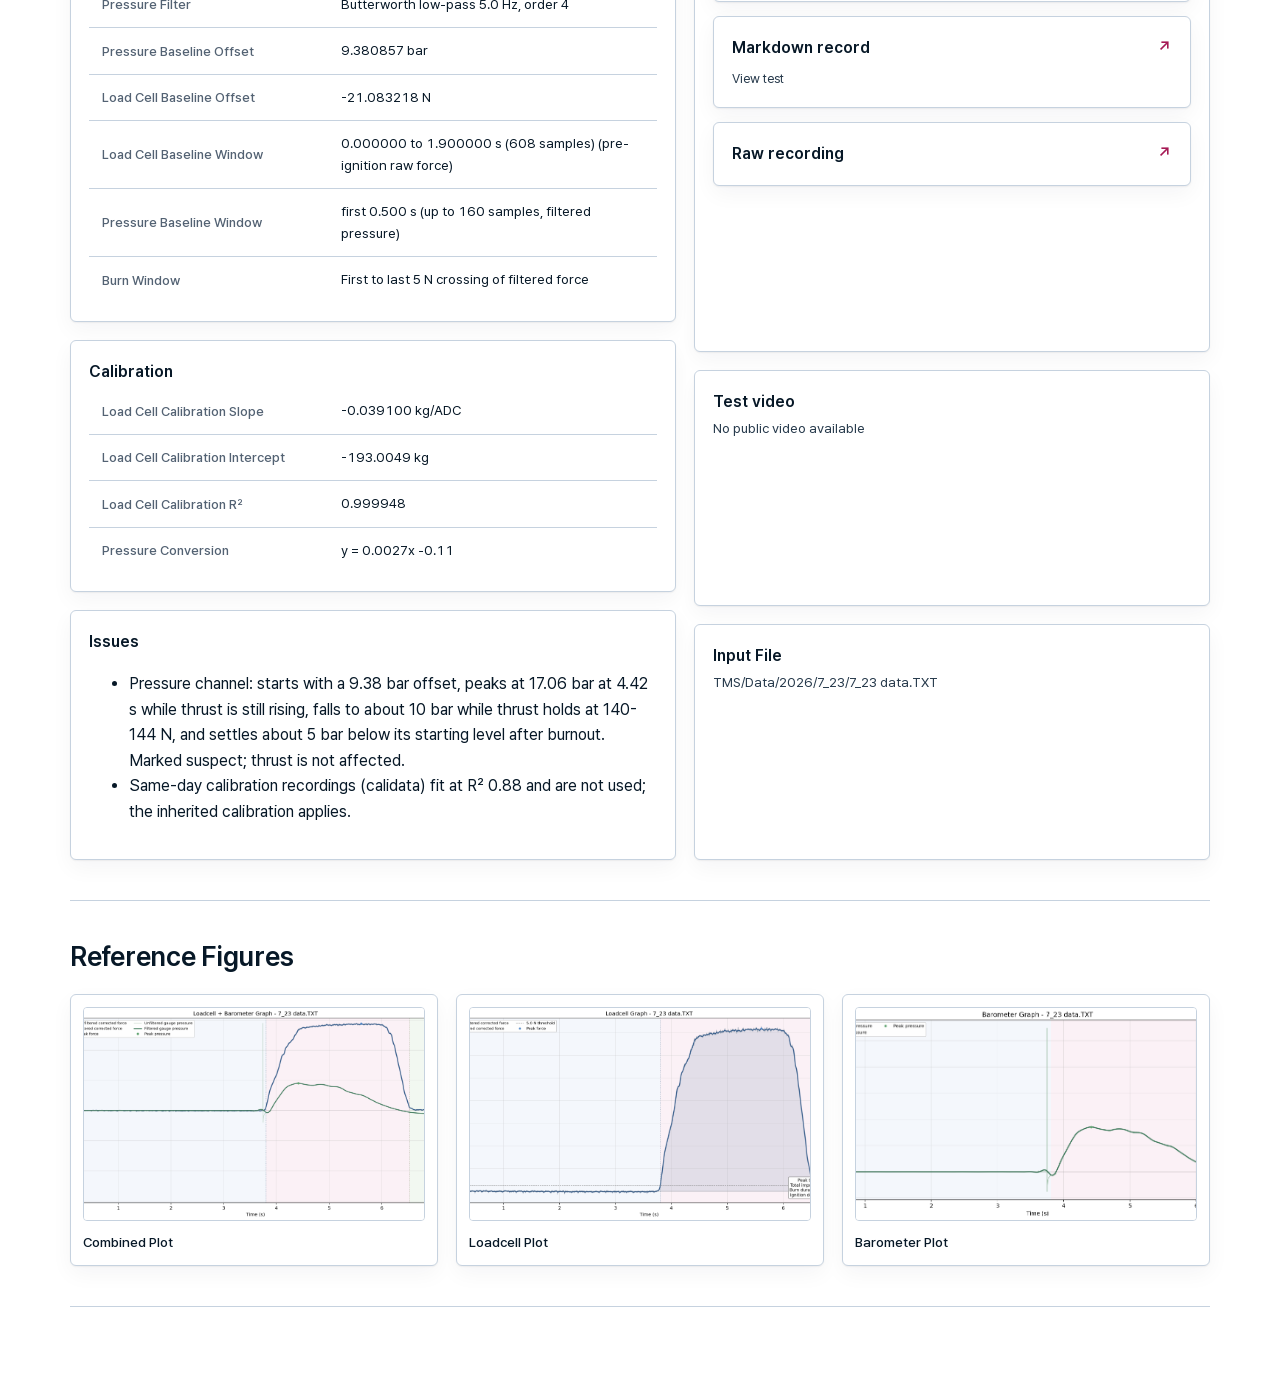
<file: tests/2026-07-23/index.html>
<!doctype html>
<html lang="en">
<head>
  <meta charset="utf-8">
  <meta name="viewport" content="width=device-width, initial-scale=1">
  <title>2026-07-23 Static Fire Test | POSTECH PSI</title>
  <meta name="description" content="July 23 static fire test including thrust metrics, processing settings, and original data.">
  <meta name="theme-color" content="#000000" media="(prefers-color-scheme: dark)">
  <meta name="theme-color" content="#ffffff" media="(prefers-color-scheme: light)">
  <link rel="icon" href="../../assets/icons/favicon.ico" sizes="any">
  <link rel="icon" type="image/png" sizes="32x32" href="../../assets/icons/favicon-32.png">
  <link rel="icon" type="image/png" sizes="192x192" href="../../assets/icons/icon-192.png">
  <link rel="apple-touch-icon" sizes="180x180" href="../../assets/icons/apple-touch-icon.png">
  <link rel="stylesheet" href="../../assets/site.css?v=2026-11-23-gap-fit">
</head>
<body data-theme="light">
  <header class="site-header">
    <div class="site-header__inner">
      <div class="brand">
        <a class="brand__home-link" href="../../index.html" aria-label="Home"><span class="logo-surface brand__logo-surface"><img class="brand__banner" src="../../assets/logos/psi-logo-banner.jpeg" alt="PSI Postech Aerospace Initiative"></span></a>
        <div class="brand__text"><div class="brand__eyebrow">Postech Aerospace Initiative</div><div class="brand__title">POSTECH PSI Static Fire Test Results</div></div>
      </div>
      <div class="site-header__controls"><a href="../../index.html">All results</a></div>
    </div>
  </header>

  <main class="site-shell static-shell">
    <section class="detail-hero">
      <a class="detail-hero__back" href="../../index.html">&larr; Back to results</a>
      <div class="verdict">Static fire test</div>
      <h1 class="detail-hero__title">2026-07-23 Static Fire Test</h1>
      <div class="detail-summary">
        <article class="metric-card">
          <div class="metric-card__label">Date</div>
          <div class="metric-card__value">2026-07-23</div>
        </article>
        <article class="metric-card">
          <div class="metric-card__label">Peak thrust</div>
          <div class="metric-card__value">143.98 N</div>
          <div class="metric-card__delta">Average thrust: 117.40 N</div>
        </article>
        <article class="metric-card">
          <div class="metric-card__label">Total impulse</div>
          <div class="metric-card__value">319.91 N s</div>
          <div class="metric-card__delta">Burn duration: 2725.0 ms</div>
        </article>
        <article class="metric-card">
          <div class="metric-card__label">Peak pressure</div>
          <div class="metric-card__value">17.061 bar (suspect)</div>
          <div class="metric-card__delta">Peak time: 4.416 s</div>
        </article>
      </div>
    </section>

    <section class="section">
      <div class="section-heading"><h2>Result files</h2></div>
      <div class="fallback-grid">
        <article class="fallback-card">
          <h3>Result files</h3>
          <p><a href="files/2026-07-23_tms-7_executive_report.txt">Executive report</a></p>
          <p><a href="files/2026-07-23_tms-7_pipeline_data.txt">Pipeline data</a></p>
          <p><a href="index.md">Markdown record</a></p>
          <p><a href="files/2026-07-23_tms-7_raw.txt">Raw recording</a></p>
        </article>
        <article class="fallback-card">
          <h3>Reference figures</h3>
          <p><a href="files/2026-07-23_tms-7_combined_plot.png">Combined Plot</a></p>
          <p><a href="files/2026-07-23_tms-7_loadcell_plot.png">Loadcell Plot</a></p>
          <p><a href="files/2026-07-23_tms-7_barometer_plot.png">Barometer Plot</a></p>
        </article>
        <article class="fallback-card">
          <h3>Issues</h3>
          <p>Pressure channel: starts with a 9.38 bar offset, peaks at 17.06 bar at 4.42 s while thrust is still rising, falls to about 10 bar while thrust holds at 140-144 N, and settles about 5 bar below its starting level after burnout. Marked suspect; thrust is not affected.</p>
          <p>Same-day calibration recordings (calidata) fit at R² 0.88 and are not used; the inherited calibration applies.</p>
        </article>
      </div>
      <noscript><div class="empty-state" style="margin-top:18px;">JavaScript is disabled. The summary and file links remain available.</div></noscript>
    </section>
  </main>

  <script>window.PSI_PAGE_CONFIG = {"page": "detail", "rootPath": "../..", "testId": "2026-07-23-combustion"};</script>
  <script src="../../assets/vendor/echarts.min.js?v=2026-11-23-gap-fit" defer></script>
  <script src="../../assets/charts.js?v=2026-11-23-gap-fit" defer></script>
  <script src="../../assets/site.js?v=2026-11-23-gap-fit" defer></script>
</body>
</html>
</file>
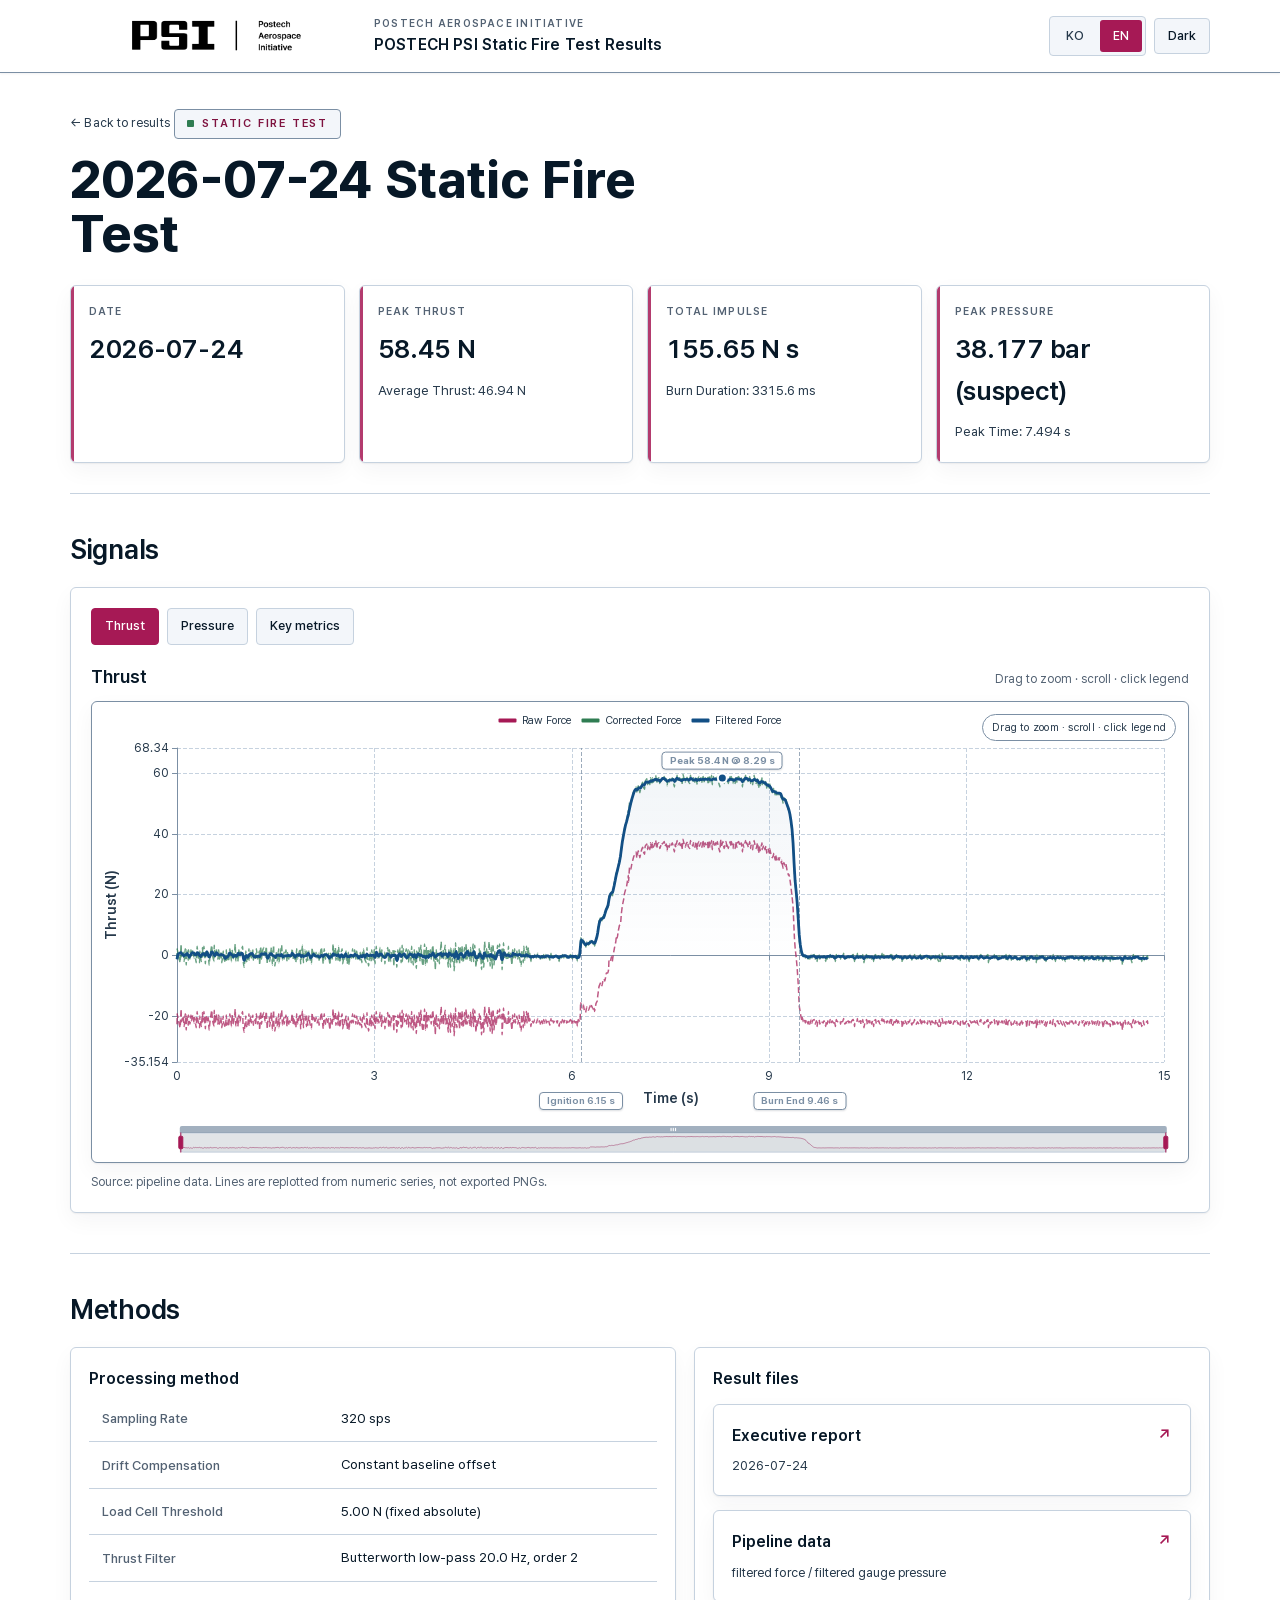
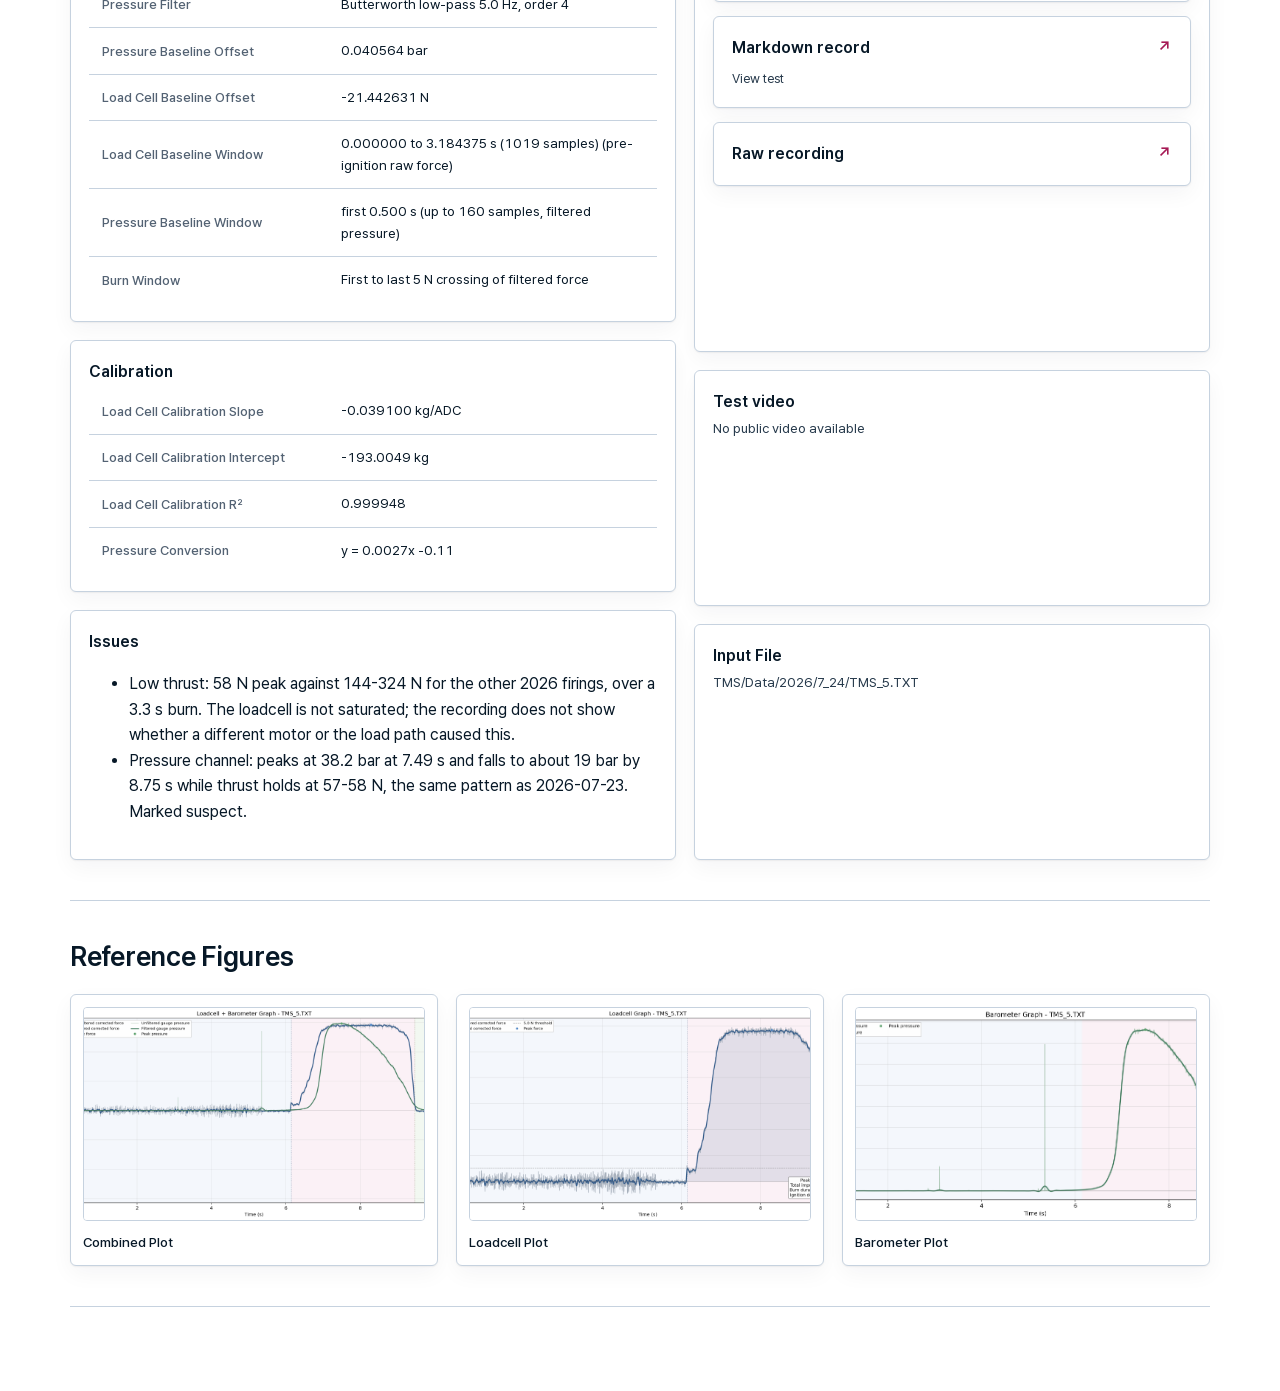
<file: tests/2026-07-24/index.html>
<!doctype html>
<html lang="en">
<head>
  <meta charset="utf-8">
  <meta name="viewport" content="width=device-width, initial-scale=1">
  <title>2026-07-24 Static Fire Test | POSTECH PSI</title>
  <meta name="description" content="July 24 static fire test including thrust metrics, processing settings, and original data.">
  <meta name="theme-color" content="#000000" media="(prefers-color-scheme: dark)">
  <meta name="theme-color" content="#ffffff" media="(prefers-color-scheme: light)">
  <link rel="icon" href="../../assets/icons/favicon.ico" sizes="any">
  <link rel="icon" type="image/png" sizes="32x32" href="../../assets/icons/favicon-32.png">
  <link rel="icon" type="image/png" sizes="192x192" href="../../assets/icons/icon-192.png">
  <link rel="apple-touch-icon" sizes="180x180" href="../../assets/icons/apple-touch-icon.png">
  <link rel="stylesheet" href="../../assets/site.css?v=2026-11-23-gap-fit">
</head>
<body data-theme="light">
  <header class="site-header">
    <div class="site-header__inner">
      <div class="brand">
        <a class="brand__home-link" href="../../index.html" aria-label="Home"><span class="logo-surface brand__logo-surface"><img class="brand__banner" src="../../assets/logos/psi-logo-banner.jpeg" alt="PSI Postech Aerospace Initiative"></span></a>
        <div class="brand__text"><div class="brand__eyebrow">Postech Aerospace Initiative</div><div class="brand__title">POSTECH PSI Static Fire Test Results</div></div>
      </div>
      <div class="site-header__controls"><a href="../../index.html">All results</a></div>
    </div>
  </header>

  <main class="site-shell static-shell">
    <section class="detail-hero">
      <a class="detail-hero__back" href="../../index.html">&larr; Back to results</a>
      <div class="verdict">Static fire test</div>
      <h1 class="detail-hero__title">2026-07-24 Static Fire Test</h1>
      <div class="detail-summary">
        <article class="metric-card">
          <div class="metric-card__label">Date</div>
          <div class="metric-card__value">2026-07-24</div>
        </article>
        <article class="metric-card">
          <div class="metric-card__label">Peak thrust</div>
          <div class="metric-card__value">58.45 N</div>
          <div class="metric-card__delta">Average thrust: 46.94 N</div>
        </article>
        <article class="metric-card">
          <div class="metric-card__label">Total impulse</div>
          <div class="metric-card__value">155.65 N s</div>
          <div class="metric-card__delta">Burn duration: 3315.6 ms</div>
        </article>
        <article class="metric-card">
          <div class="metric-card__label">Peak pressure</div>
          <div class="metric-card__value">38.177 bar (suspect)</div>
          <div class="metric-card__delta">Peak time: 7.494 s</div>
        </article>
      </div>
    </section>

    <section class="section">
      <div class="section-heading"><h2>Result files</h2></div>
      <div class="fallback-grid">
        <article class="fallback-card">
          <h3>Result files</h3>
          <p><a href="files/2026-07-24_tms-5_executive_report.txt">Executive report</a></p>
          <p><a href="files/2026-07-24_tms-5_pipeline_data.txt">Pipeline data</a></p>
          <p><a href="index.md">Markdown record</a></p>
          <p><a href="files/2026-07-24_tms-5_raw.txt">Raw recording</a></p>
        </article>
        <article class="fallback-card">
          <h3>Reference figures</h3>
          <p><a href="files/2026-07-24_tms-5_combined_plot.png">Combined Plot</a></p>
          <p><a href="files/2026-07-24_tms-5_loadcell_plot.png">Loadcell Plot</a></p>
          <p><a href="files/2026-07-24_tms-5_barometer_plot.png">Barometer Plot</a></p>
        </article>
        <article class="fallback-card">
          <h3>Issues</h3>
          <p>Low thrust: 58 N peak against 144-324 N for the other 2026 firings, over a 3.3 s burn. The loadcell is not saturated; the recording does not show whether a different motor or the load path caused this.</p>
          <p>Pressure channel: peaks at 38.2 bar at 7.49 s and falls to about 19 bar by 8.75 s while thrust holds at 57-58 N, the same pattern as 2026-07-23. Marked suspect.</p>
        </article>
      </div>
      <noscript><div class="empty-state" style="margin-top:18px;">JavaScript is disabled. The summary and file links remain available.</div></noscript>
    </section>
  </main>

  <script>window.PSI_PAGE_CONFIG = {"page": "detail", "rootPath": "../..", "testId": "2026-07-24-combustion"};</script>
  <script src="../../assets/vendor/echarts.min.js?v=2026-11-23-gap-fit" defer></script>
  <script src="../../assets/charts.js?v=2026-11-23-gap-fit" defer></script>
  <script src="../../assets/site.js?v=2026-11-23-gap-fit" defer></script>
</body>
</html>
</file>
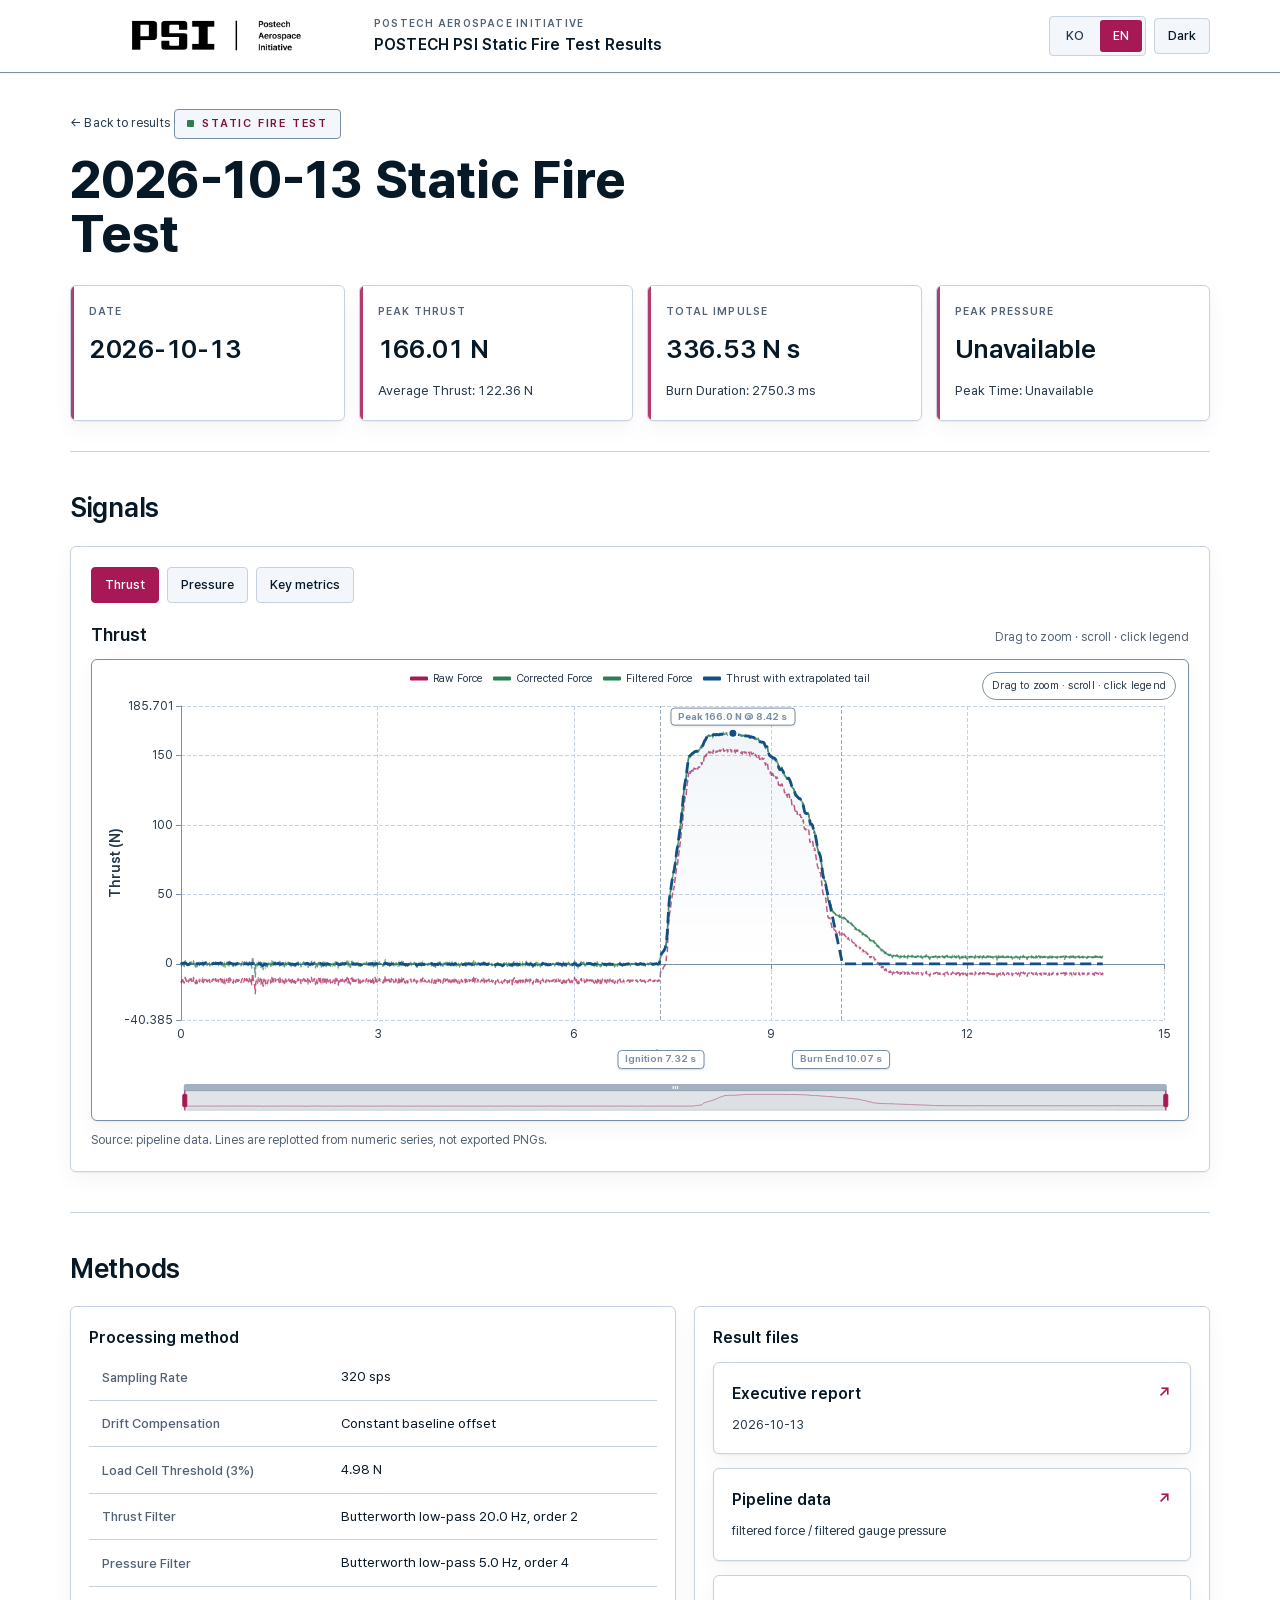
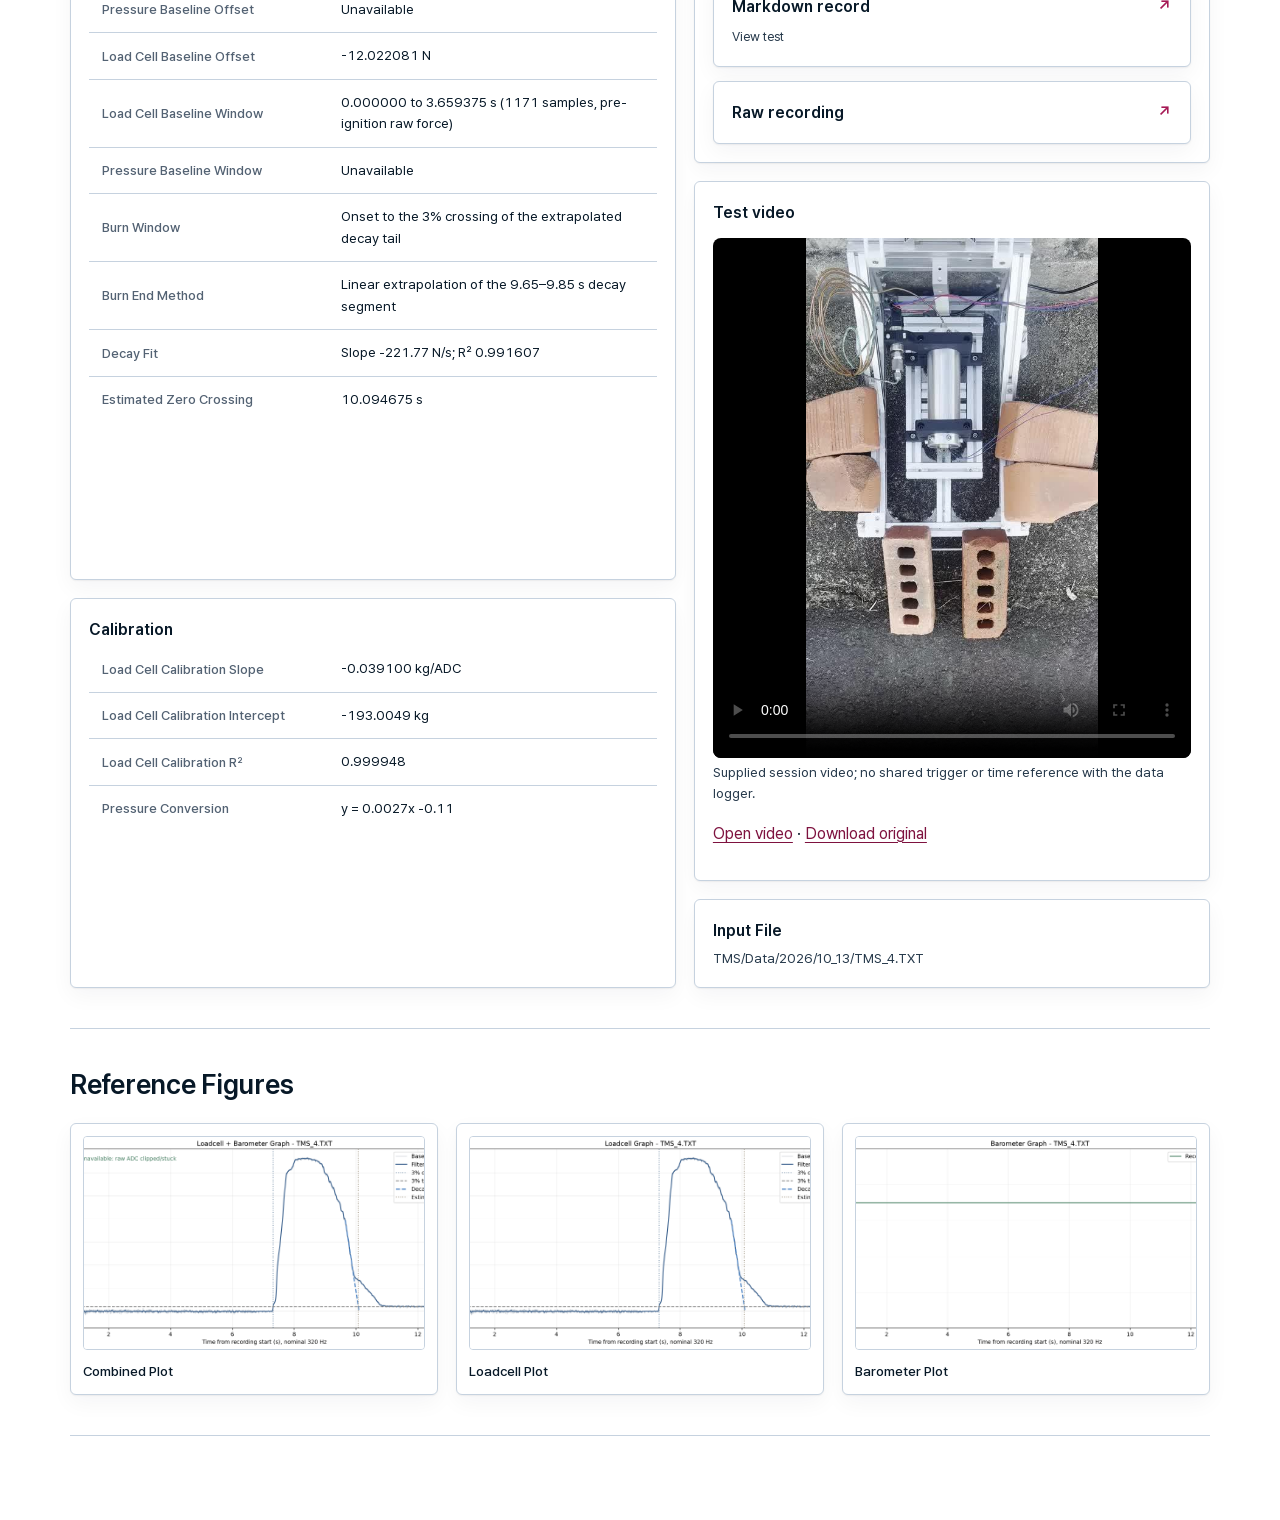
<file: tests/2026-10-13/index.html>
<!doctype html>
<html lang="en">
<head>
  <meta charset="utf-8">
  <meta name="viewport" content="width=device-width, initial-scale=1">
  <title>2026-10-13 Static Fire Test | POSTECH PSI</title>
  <meta name="description" content="October 13 static fire test including thrust metrics, processing settings, original data, and test video.">
  <meta name="theme-color" content="#000000" media="(prefers-color-scheme: dark)">
  <meta name="theme-color" content="#ffffff" media="(prefers-color-scheme: light)">
  <link rel="icon" href="../../assets/icons/favicon.ico" sizes="any">
  <link rel="icon" type="image/png" sizes="32x32" href="../../assets/icons/favicon-32.png">
  <link rel="icon" type="image/png" sizes="192x192" href="../../assets/icons/icon-192.png">
  <link rel="apple-touch-icon" sizes="180x180" href="../../assets/icons/apple-touch-icon.png">
  <link rel="stylesheet" href="../../assets/site.css?v=2026-11-23-gap-fit">
</head>
<body data-theme="light">
  <header class="site-header">
    <div class="site-header__inner">
      <div class="brand">
        <a class="brand__home-link" href="../../index.html" aria-label="Home"><span class="logo-surface brand__logo-surface"><img class="brand__banner" src="../../assets/logos/psi-logo-banner.jpeg" alt="PSI Postech Aerospace Initiative"></span></a>
        <div class="brand__text"><div class="brand__eyebrow">Postech Aerospace Initiative</div><div class="brand__title">POSTECH PSI Static Fire Test Results</div></div>
      </div>
      <div class="site-header__controls"><a href="../../index.html">All results</a></div>
    </div>
  </header>

  <main class="site-shell static-shell">
    <section class="detail-hero">
      <a class="detail-hero__back" href="../../index.html">&larr; Back to results</a>
      <div class="verdict">Static fire test</div>
      <h1 class="detail-hero__title">2026-10-13 Static Fire Test</h1>
      <div class="detail-summary">
        <article class="metric-card">
          <div class="metric-card__label">Date</div>
          <div class="metric-card__value">2026-10-13</div>
        </article>
        <article class="metric-card">
          <div class="metric-card__label">Peak thrust</div>
          <div class="metric-card__value">166.01 N</div>
          <div class="metric-card__delta">Average thrust: 122.36 N</div>
        </article>
        <article class="metric-card">
          <div class="metric-card__label">Total impulse</div>
          <div class="metric-card__value">336.53 N s</div>
          <div class="metric-card__delta">Burn duration: 2750.3 ms</div>
        </article>
        <article class="metric-card">
          <div class="metric-card__label">Peak pressure</div>
          <div class="metric-card__value">Unavailable</div>
          <div class="metric-card__delta">Peak time: Unavailable</div>
        </article>
      </div>
    </section>

    <section class="section">
      <div class="section-heading"><h2>Result files</h2></div>
      <div class="fallback-grid">
        <article class="fallback-card">
          <h3>Result files</h3>
          <p><a href="files/2026-10-13_tms-4_executive_report.txt">Executive report</a></p>
          <p><a href="files/2026-10-13_tms-4_pipeline_data.txt">Pipeline data</a></p>
          <p><a href="index.md">Markdown record</a></p>
          <p><a href="files/2026-10-13_tms-4_raw.txt">Raw recording</a></p>
        </article>
        <article class="fallback-card">
          <h3>Reference figures</h3>
          <p><a href="files/2026-10-13_tms-4_combined_plot.png">Combined Plot</a></p>
          <p><a href="files/2026-10-13_tms-4_loadcell_plot.png">Loadcell Plot</a></p>
          <p><a href="files/2026-10-13_tms-4_barometer_plot.png">Barometer Plot</a></p>
        </article><article class="fallback-card"><h3>Test video</h3>
<video class="test-video" controls playsinline preload="metadata" poster="files/2026-10-13_tms-4_video_poster.jpg"><source src="files/2026-10-13_tms-4_video.mp4" type="video/mp4"></video>
<p>Supplied session video; no shared trigger or time reference with the data logger.</p><p><a href="files/2026-10-13_tms-4_video_original.mp4">Download original video</a></p></article>
      </div>
      <noscript><div class="empty-state" style="margin-top:18px;">JavaScript is disabled. The summary and file links remain available.</div></noscript>
    </section>
  </main>

  <script>window.PSI_PAGE_CONFIG = {"page": "detail", "rootPath": "../..", "testId": "2026-10-13-combustion"};</script>
  <script src="../../assets/vendor/echarts.min.js?v=2026-11-23-gap-fit" defer></script>
  <script src="../../assets/charts.js?v=2026-11-23-gap-fit" defer></script>
  <script src="../../assets/site.js?v=2026-11-23-gap-fit" defer></script>
</body>
</html>
</file>
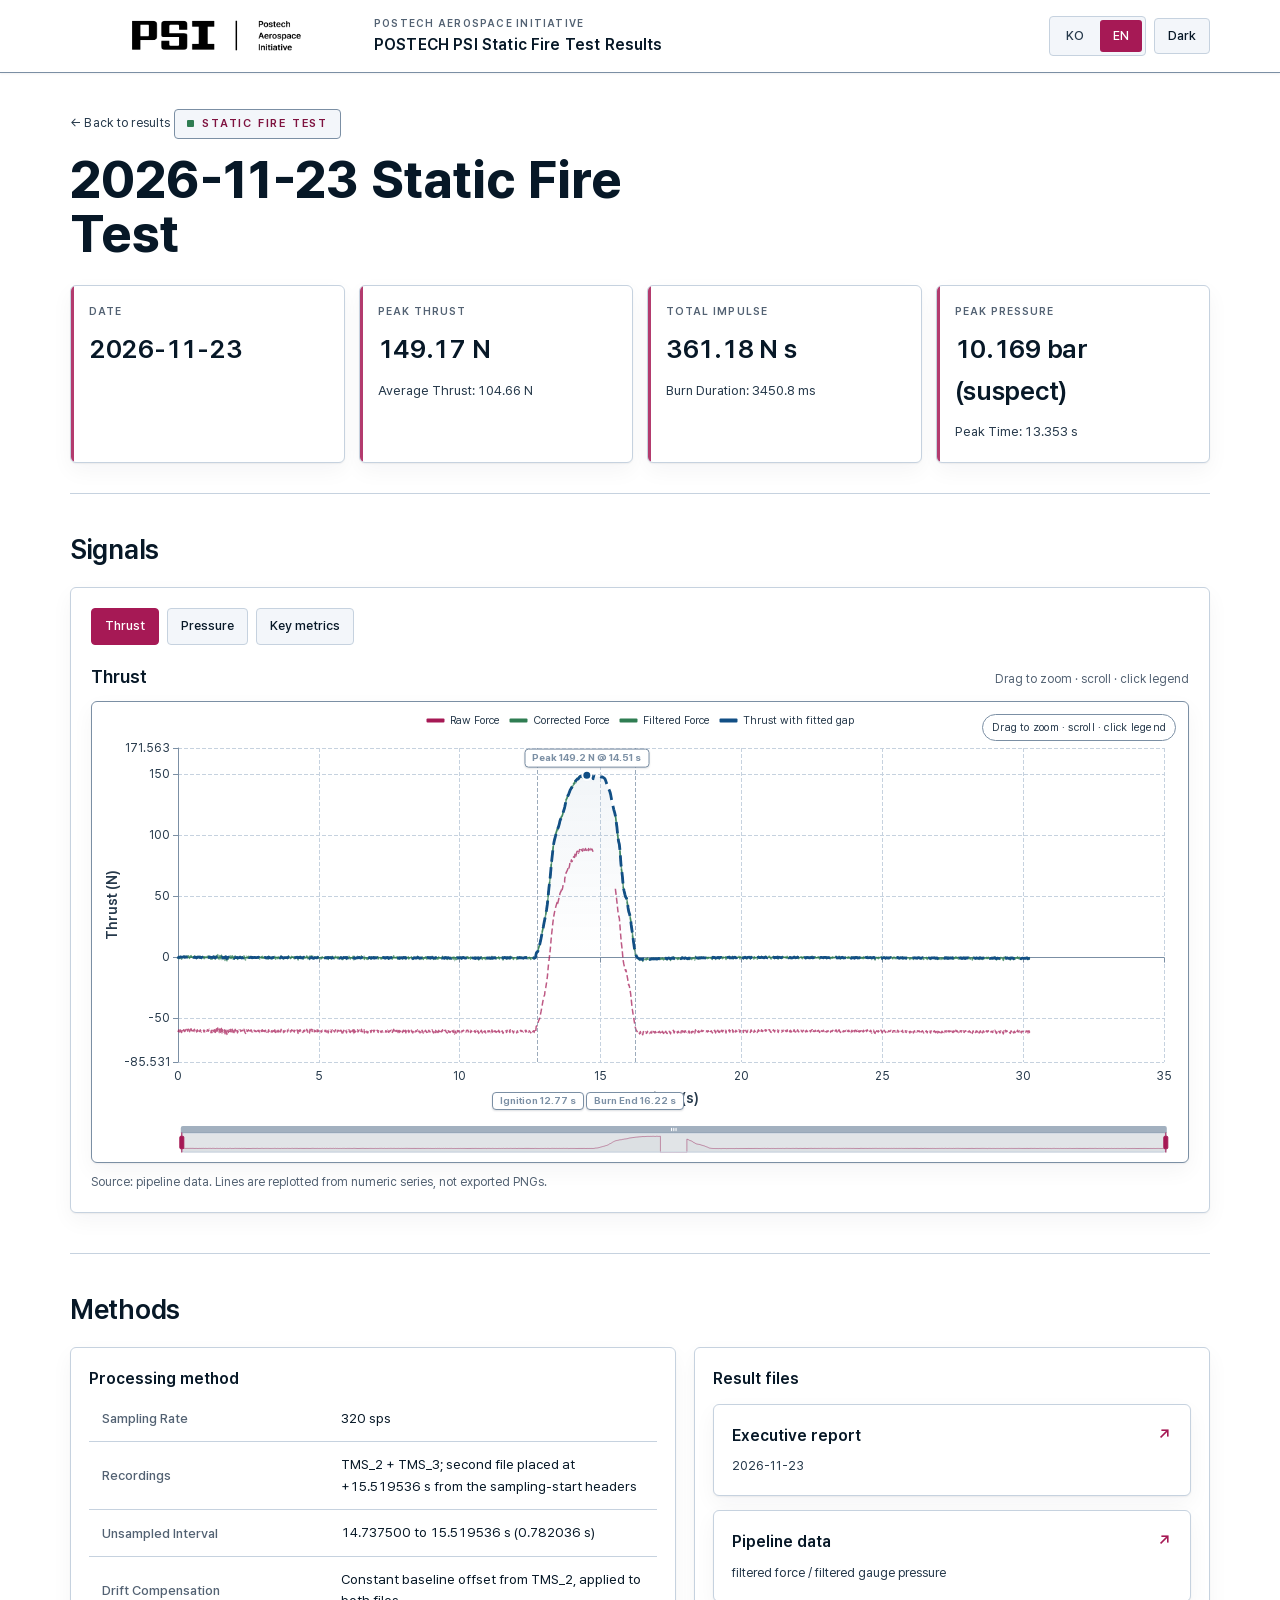
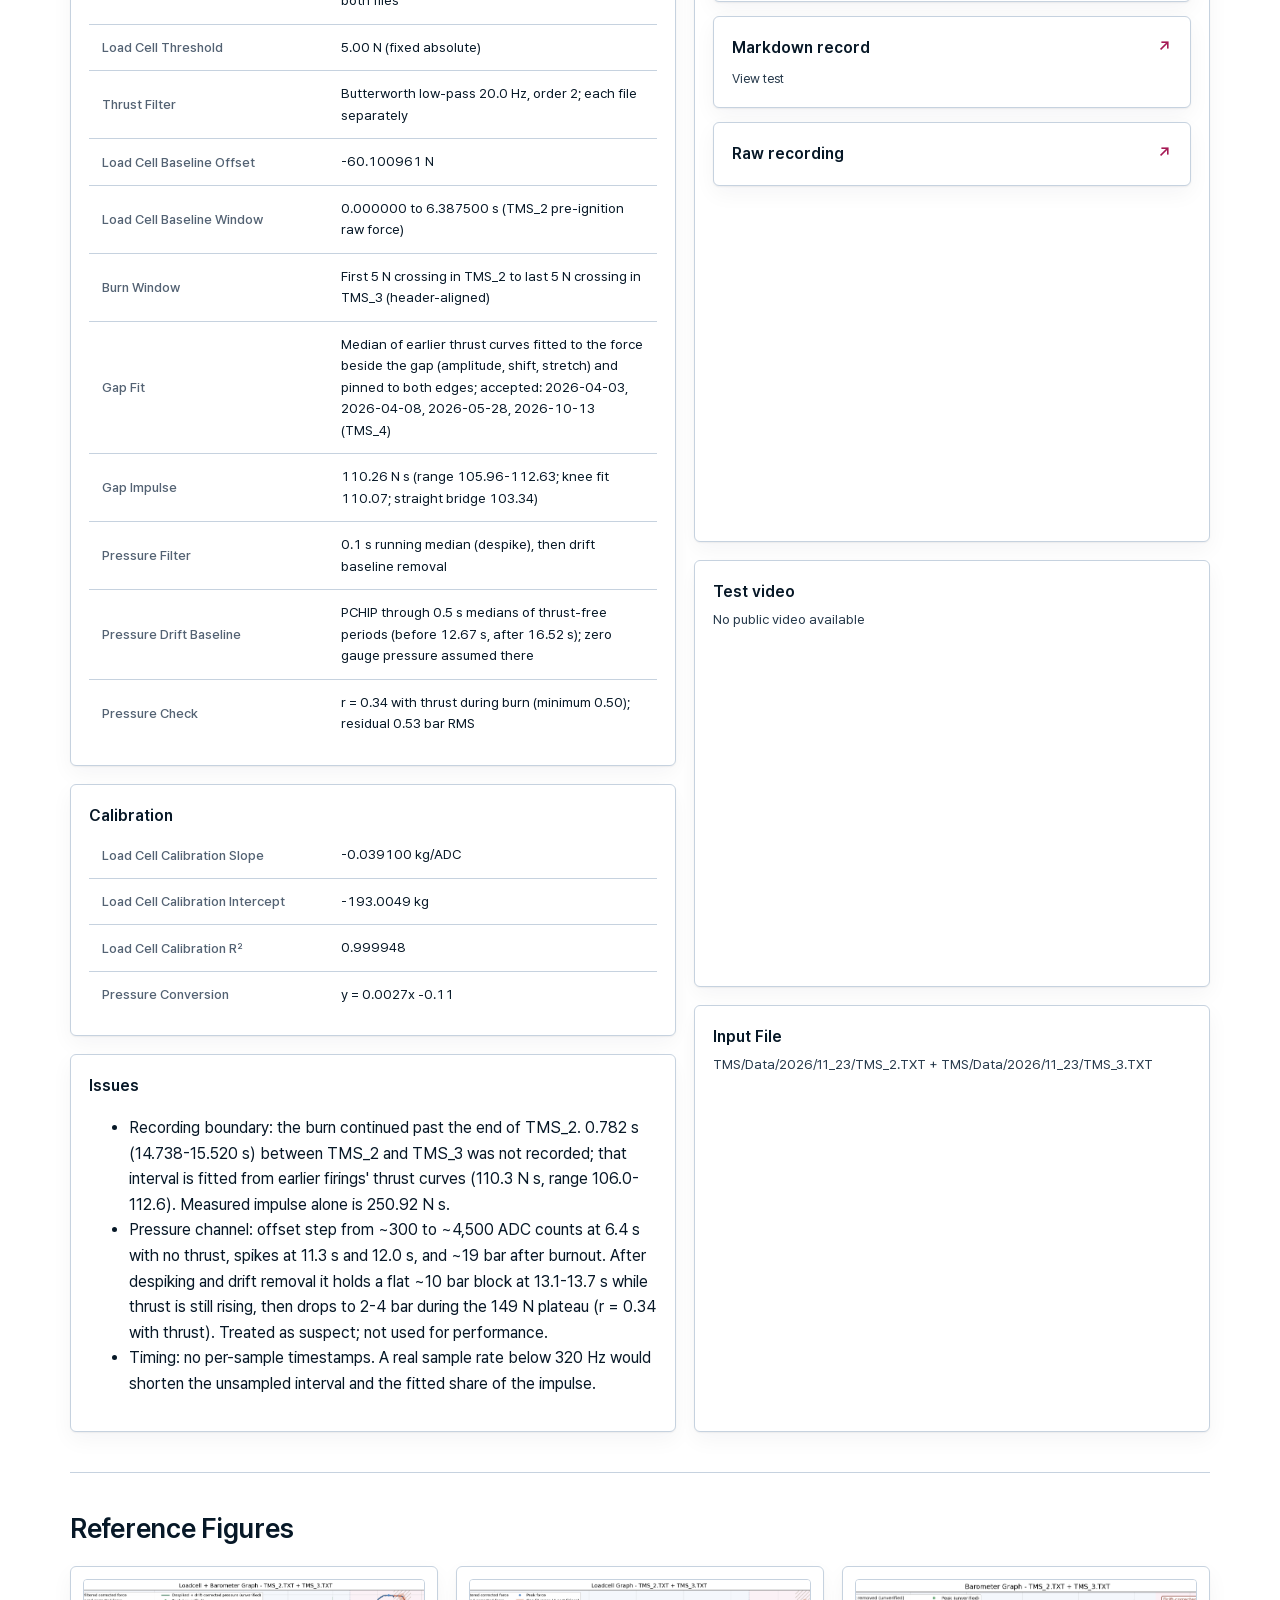
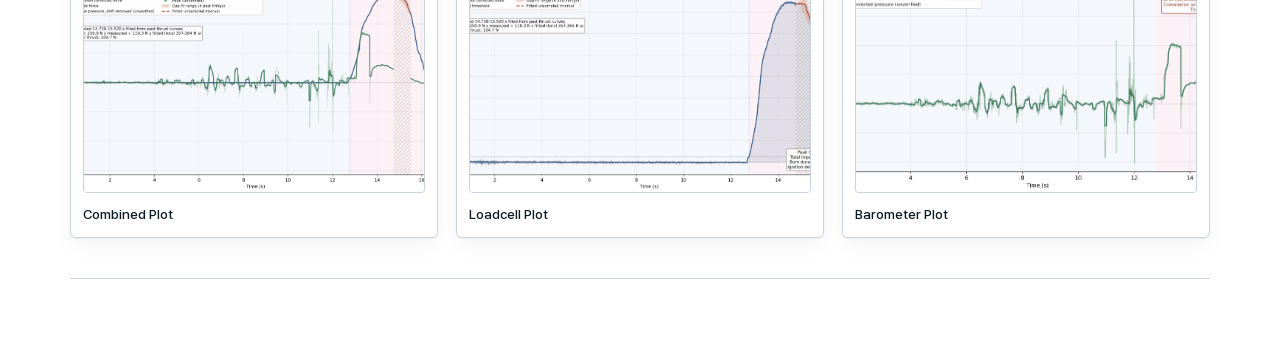
<file: tests/2026-11-23/index.html>
<!doctype html>
<html lang="en">
<head>
  <meta charset="utf-8">
  <meta name="viewport" content="width=device-width, initial-scale=1">
  <title>2026-11-23 Static Fire Test | POSTECH PSI</title>
  <meta name="description" content="November 23 static fire test recorded across two logger files, with the unsampled interval fitted from earlier firings.">
  <meta name="theme-color" content="#000000" media="(prefers-color-scheme: dark)">
  <meta name="theme-color" content="#ffffff" media="(prefers-color-scheme: light)">
  <link rel="icon" href="../../assets/icons/favicon.ico" sizes="any">
  <link rel="icon" type="image/png" sizes="32x32" href="../../assets/icons/favicon-32.png">
  <link rel="icon" type="image/png" sizes="192x192" href="../../assets/icons/icon-192.png">
  <link rel="apple-touch-icon" sizes="180x180" href="../../assets/icons/apple-touch-icon.png">
  <link rel="stylesheet" href="../../assets/site.css?v=2026-11-23-gap-fit">
</head>
<body data-theme="light">
  <header class="site-header">
    <div class="site-header__inner">
      <div class="brand">
        <a class="brand__home-link" href="../../index.html" aria-label="Home"><span class="logo-surface brand__logo-surface"><img class="brand__banner" src="../../assets/logos/psi-logo-banner.jpeg" alt="PSI Postech Aerospace Initiative"></span></a>
        <div class="brand__text"><div class="brand__eyebrow">Postech Aerospace Initiative</div><div class="brand__title">POSTECH PSI Static Fire Test Results</div></div>
      </div>
      <div class="site-header__controls"><a href="../../index.html">All results</a></div>
    </div>
  </header>

  <main class="site-shell static-shell">
    <section class="detail-hero">
      <a class="detail-hero__back" href="../../index.html">&larr; Back to results</a>
      <div class="verdict">Static fire test</div>
      <h1 class="detail-hero__title">2026-11-23 Static Fire Test</h1>
      <div class="detail-summary">
        <article class="metric-card">
          <div class="metric-card__label">Date</div>
          <div class="metric-card__value">2026-11-23</div>
        </article>
        <article class="metric-card">
          <div class="metric-card__label">Peak thrust</div>
          <div class="metric-card__value">149.17 N</div>
          <div class="metric-card__delta">Average thrust: 104.66 N (estimated)</div>
        </article>
        <article class="metric-card">
          <div class="metric-card__label">Total impulse</div>
          <div class="metric-card__value">361.18 N s</div>
          <div class="metric-card__delta">Estimated; burn duration: 3450.8 ms</div>
        </article>
        <article class="metric-card">
          <div class="metric-card__label">Peak pressure</div>
          <div class="metric-card__value">10.169 bar (suspect)</div>
          <div class="metric-card__delta">Peak time: 13.353 s</div>
        </article>
      </div>
    </section>

    <section class="section">
      <div class="section-heading"><h2>Result files</h2></div>
      <div class="fallback-grid">
        <article class="fallback-card">
          <h3>Result files</h3>
          <p><a href="files/2026-11-23_tms-2-3_executive_report.txt">Executive report</a></p>
          <p><a href="files/2026-11-23_tms-2-3_pipeline_data.txt">Pipeline data</a></p>
          <p><a href="files/2026-11-23_tms-2-3_joint.json">Fit and metrics</a></p>
          <p><a href="index.md">Markdown record</a></p>
          <p><a href="files/2026-11-23_tms-2_raw.txt">Raw recording TMS_2</a></p>
          <p><a href="files/2026-11-23_tms-3_raw.txt">Raw recording TMS_3</a></p>
        </article>
        <article class="fallback-card">
          <h3>Reference figures</h3>
          <p><a href="files/2026-11-23_tms-2-3_combined_plot.png">Combined Plot</a></p>
          <p><a href="files/2026-11-23_tms-2-3_loadcell_plot.png">Loadcell Plot</a></p>
          <p><a href="files/2026-11-23_tms-2-3_barometer_plot.png">Barometer Plot</a></p>
        </article>
        <article class="fallback-card">
          <h3>Issues</h3>
          <p>Recording boundary: the burn continued past the end of TMS_2. 0.782 s (14.738-15.520 s) between TMS_2 and TMS_3 was not recorded; that interval is fitted from earlier firings' thrust curves (110.3 N s, range 106.0-112.6). Measured impulse alone is 250.92 N s.</p>
          <p>Pressure channel: offset step from ~300 to ~4,500 ADC counts at 6.4 s with no thrust, spikes at 11.3 s and 12.0 s, and ~19 bar after burnout. After despiking and drift removal it holds a flat ~10 bar block at 13.1-13.7 s while thrust is still rising, then drops to 2-4 bar during the 149 N plateau (r = 0.34 with thrust). Treated as suspect; not used for performance.</p>
          <p>Timing: no per-sample timestamps. A real sample rate below 320 Hz would shorten the unsampled interval and the fitted share of the impulse.</p>
        </article>
      </div>
      <noscript><div class="empty-state" style="margin-top:18px;">JavaScript is disabled. The summary and file links remain available.</div></noscript>
    </section>
  </main>

  <script>window.PSI_PAGE_CONFIG = {"page": "detail", "rootPath": "../..", "testId": "2026-11-23-combustion"};</script>
  <script src="../../assets/vendor/echarts.min.js?v=2026-11-23-gap-fit" defer></script>
  <script src="../../assets/charts.js?v=2026-11-23-gap-fit" defer></script>
  <script src="../../assets/site.js?v=2026-11-23-gap-fit" defer></script>
</body>
</html>
</file>
<file: assets/site.css>
/* ==========================================================================
   POSTECH PSI — Static Fire Test Results
   Scientific report design system (light + dark)
   ========================================================================== */

@font-face {
  font-family: "Pretendard";
  src: url("fonts/PretendardVariable.woff2") format("woff2");
  font-weight: 45 920;
  font-style: normal;
  font-display: swap;
}

/* ---- Tokens: light (laboratory report) ---- */
:root {
  color-scheme: light;
  --font-sans: "Pretendard", "Segoe UI", "Noto Sans KR", Arial, sans-serif;
  --font-display: var(--font-sans);
  --font-mono: var(--font-sans);

  --bg: #ffffff;
  --bg-deep: #eef3f8;
  --surface: #ffffff;
  --surface-alt: #f3f6fa;
  --surface-strong: #e5edf5;
  --surface-glass: rgba(255, 255, 255, 0.98);
  --logo-surface: #ffffff;

  --ink: #071827;
  --ink-soft: #26394b;
  --ink-muted: #536273;

  --line: #c6d2df;
  --line-strong: #7b8fa4;

  --accent: #a61955;
  --accent-strong: #7e123f;
  --accent-soft: rgba(166, 25, 85, 0.10);
  --accent-glow: rgba(166, 25, 85, 0.10);
  --secondary: #1f5f99;

  --ok: #2f7d52;
  --ok-soft: rgba(47, 125, 82, 0.14);
  --warn: #9a6a16;
  --warn-soft: rgba(154, 106, 22, 0.14);
  --neutral: #4c5b68;
  --neutral-soft: rgba(76, 91, 104, 0.12);

  /* categorical run palette */
  --run-1: #124f85;
  --run-2: #a61955;
  --run-3: #2f7d52;
  --run-4: #9a6a16;
  --run-5: #566b7f;

  --radius: 6px;
  --radius-sm: 4px;
  --shadow: 0 12px 30px rgba(7, 24, 39, 0.08), 0 1px 2px rgba(7, 24, 39, 0.08);
  --shadow-soft: 0 8px 22px rgba(7, 24, 39, 0.045), 0 1px 2px rgba(7, 24, 39, 0.06);
  --grid-color: transparent;
  --star-color: transparent;

  --content-width: min(1140px, calc(100% - 48px));
}

/* ---- Tokens: dark (high contrast report) ---- */
body[data-theme="dark"] {
  color-scheme: dark;
  --bg: #000000;
  --bg-deep: #000000;
  --surface: #040506;
  --surface-alt: #0d1117;
  --surface-strong: #18202b;
  --surface-glass: rgba(4, 5, 6, 0.99);
  --logo-surface: #000000;

  --ink: #f8fbff;
  --ink-soft: #d8e2ed;
  --ink-muted: #a7b4c2;

  --line: #2a3340;
  --line-strong: #667789;

  --accent: #c23a72;
  --accent-strong: #e56a9a;
  --accent-soft: rgba(194, 58, 114, 0.13);
  --accent-glow: rgba(194, 58, 114, 0.09);
  --secondary: #5f9fd6;

  --ok: #64b887;
  --ok-soft: rgba(100, 184, 135, 0.16);
  --warn: #cda14a;
  --warn-soft: rgba(205, 161, 74, 0.16);
  --neutral: #9aa8b7;
  --neutral-soft: rgba(154, 168, 183, 0.14);

  --run-1: #5f9fd6;
  --run-2: #c23a72;
  --run-3: #64b887;
  --run-4: #cda14a;
  --run-5: #9aa8b7;

  --shadow: 0 14px 34px rgba(0, 0, 0, 0.64), 0 1px 2px rgba(0, 0, 0, 0.55);
  --shadow-soft: 0 10px 26px rgba(0, 0, 0, 0.38), 0 1px 2px rgba(0, 0, 0, 0.45);
  --grid-color: transparent;
  --star-color: transparent;
}

* {
  box-sizing: border-box;
}

html {
  scroll-behavior: smooth;
}

body {
  margin: 0;
  min-height: 100vh;
  font-family: var(--font-sans);
  line-height: 1.6;
  color: var(--ink);
  background: var(--bg);
  -webkit-font-smoothing: antialiased;
  text-rendering: optimizeLegibility;
}

/* Background motif: faint lab-grid, fixed and unobtrusive */
body::before {
  content: "";
  position: fixed;
  inset: 0;
  z-index: -2;
  background:
    linear-gradient(var(--grid-color) 1px, transparent 1px) 0 0 / 46px 46px,
    linear-gradient(90deg, var(--grid-color) 1px, transparent 1px) 0 0 / 46px 46px;
  pointer-events: none;
}

body::after {
  display: none;
}

a {
  color: var(--accent-strong);
  text-decoration-thickness: 1px;
  text-underline-offset: 0.18em;
}

a:hover {
  color: var(--accent);
}

img {
  display: block;
  max-width: 100%;
}

button,
select {
  font: inherit;
}

button:focus-visible,
select:focus-visible,
a:focus-visible {
  outline: 2px solid var(--accent);
  outline-offset: 3px;
}

.site-shell {
  width: var(--content-width);
  margin: 0 auto;
}

/* ---- Header ---- */
.site-header {
  position: sticky;
  top: 0;
  z-index: 30;
  background: var(--surface);
  border-bottom: 1px solid var(--line-strong);
  box-shadow: 0 1px 2px rgba(7, 24, 39, 0.06);
}

.site-header__inner {
  width: var(--content-width);
  min-height: 72px;
  margin: 0 auto;
  display: flex;
  align-items: center;
  justify-content: space-between;
  gap: 18px;
}

.brand {
  display: flex;
  align-items: center;
  gap: 14px;
  max-width: 100%;
  min-width: 0;
}

.brand__home-link {
  display: inline-flex;
  color: inherit;
  text-decoration: none;
}

.logo-surface {
  display: inline-flex;
  align-items: center;
  justify-content: center;
  flex: none;
  border: 0;
  background: var(--logo-surface);
  overflow: hidden;
  isolation: isolate;
  transition: background 0.22s ease;
}

.logo-surface img {
  width: 100%;
  height: 100%;
  object-fit: contain;
  transition: filter 0.22s ease, mix-blend-mode 0.22s ease, opacity 0.22s ease;
}

body:not([data-theme="dark"]) .logo-surface img {
  filter: invert(1) grayscale(1) contrast(1.08);
  mix-blend-mode: multiply;
}

body[data-theme="dark"] .logo-surface img {
  filter: grayscale(1) contrast(1.04);
  mix-blend-mode: screen;
}

.brand__logo-surface {
  width: min(290px, 42vw);
  height: 50px;
}

.brand__banner {
  max-height: 48px;
}

.brand__text {
  flex: 1 1 auto;
  min-width: 0;
  overflow: hidden;
}

.brand__eyebrow,
.eyebrow {
  color: var(--ink-muted);
  font-family: var(--font-mono);
  font-size: 0.64rem;
  font-weight: 600;
  letter-spacing: 0.12em;
  text-transform: uppercase;
  white-space: nowrap;
  overflow: hidden;
  text-overflow: ellipsis;
}

.brand__title {
  margin-top: 1px;
  font-family: var(--font-display);
  font-size: 0.98rem;
  font-weight: 600;
  letter-spacing: 0.01em;
  white-space: nowrap;
  overflow: hidden;
  text-overflow: ellipsis;
}

.site-header__controls,
.control-row,
.toolbar,
.tablist,
.site-nav {
  display: flex;
  align-items: center;
  gap: 8px;
  flex-wrap: wrap;
}

.site-nav {
  padding: 22px 0 0;
  gap: 20px;
}

.site-nav a,
.detail-hero__back {
  position: relative;
  color: var(--ink-soft);
  font-family: var(--font-mono);
  font-size: 0.78rem;
  letter-spacing: 0.02em;
  text-decoration: none;
}

.site-nav a::after,
.detail-hero__back::after {
  content: "";
  position: absolute;
  left: 0;
  right: 0;
  bottom: -5px;
  height: 1px;
  background: currentColor;
  transform: scaleX(0);
  transform-origin: left;
  transition: transform 0.16s ease;
}

.site-nav a:hover,
.detail-hero__back:hover {
  color: var(--accent);
}

.site-nav a:hover::after,
.detail-hero__back:hover::after {
  transform: scaleX(1);
}

/* ---- Controls ---- */
.pill-toggle,
.mode-toggle {
  display: inline-flex;
  gap: 3px;
  padding: 3px;
  border: 1px solid var(--line);
  border-radius: var(--radius-sm);
  background: var(--surface-alt);
}

.pill-toggle button,
.mode-toggle button {
  border: 0;
  border-radius: 3px;
  padding: 6px 13px;
  background: transparent;
  color: var(--ink-soft);
  font-family: var(--font-mono);
  font-size: 0.78rem;
  font-weight: 500;
  letter-spacing: 0.01em;
  cursor: pointer;
  transition: background 0.15s ease, color 0.15s ease;
}

.pill-toggle button:hover,
.mode-toggle button:hover,
.tablist button:hover {
  color: var(--ink);
}

.tablist button,
.icon-button,
.select-input {
  min-height: 36px;
  padding: 7px 13px;
  border: 1px solid var(--line);
  border-radius: var(--radius-sm);
  background: var(--surface-alt);
  color: var(--ink);
  font-family: var(--font-mono);
  font-size: 0.8rem;
  font-weight: 500;
  cursor: pointer;
  transition: background 0.15s ease, color 0.15s ease, border-color 0.15s ease;
}

.select-input {
  cursor: pointer;
}

.icon-button:hover,
.select-input:hover {
  border-color: var(--line-strong);
}

.pill-toggle button[aria-pressed="true"],
.mode-toggle button[aria-pressed="true"] {
  background: var(--accent);
  color: #ffffff;
  box-shadow: none;
}

.tablist button[aria-selected="true"] {
  background: var(--accent);
  border-color: var(--accent);
  color: #ffffff;
  box-shadow: none;
}

.highlight-toggle {
  display: inline-flex;
  flex-wrap: wrap;
  gap: 4px;
  padding: 4px;
  border: 1px solid var(--line);
  border-radius: var(--radius-sm);
  background: var(--surface-alt);
}

.highlight-toggle button {
  border: 0;
  border-radius: 7px;
  padding: 6px 11px;
  background: transparent;
  color: var(--ink-soft);
  font-family: var(--font-mono);
  font-size: 0.76rem;
  cursor: pointer;
  transition: background 0.15s ease, color 0.15s ease;
}

.highlight-toggle button:hover {
  color: var(--ink);
}

.highlight-toggle button[aria-pressed="true"] {
  background: var(--surface-strong);
  color: var(--ink);
  box-shadow: inset 0 0 0 1px var(--line-strong);
}

/* ---- View mode toggle (3-way: overview/focus/single) ---- */
.view-mode-toggle {
  display: inline-flex;
  gap: 3px;
  padding: 3px;
  border: 1px solid var(--line);
  border-radius: var(--radius-sm);
  background: var(--surface-alt);
}

.view-mode-toggle button {
  border: 0;
  border-radius: 3px;
  padding: 6px 11px;
  background: transparent;
  color: var(--ink-soft);
  font-family: var(--font-mono);
  font-size: 0.76rem;
  font-weight: 500;
  cursor: pointer;
  transition: background 0.15s ease, color 0.15s ease;
}

.view-mode-toggle button:hover { color: var(--ink); }

.view-mode-toggle button[aria-pressed="true"] {
  background: var(--accent);
  color: #ffffff;
}

/* ---- Run picker (Focus mode) ---- */
#cmp-run-picker-row {
  padding: 0 2px 4px;
}

.run-picker {
  position: relative;
  display: flex;
  flex-direction: column;
  gap: 8px;
  padding: 12px 14px;
  border: 1px solid var(--line);
  border-radius: var(--radius-sm);
  background: var(--surface-alt);
}

.run-picker__chips {
  display: flex;
  flex-wrap: wrap;
  gap: 6px;
  min-height: 30px;
  align-items: center;
}

.run-chip {
  display: inline-flex;
  align-items: center;
  gap: 6px;
  padding: 4px 8px 4px 9px;
  border: 1px solid var(--line-strong);
  border-radius: 999px;
  background: var(--surface);
  font-family: var(--font-mono);
  font-size: 0.76rem;
  color: var(--ink);
}

.run-chip__dot {
  width: 9px;
  height: 9px;
  border-radius: 50%;
  flex-shrink: 0;
}

.run-chip__label {
  font-variant-numeric: tabular-nums;
}

.run-chip__remove {
  border: 0;
  padding: 0 2px;
  background: transparent;
  color: var(--ink-muted);
  font-size: 0.9rem;
  line-height: 1;
  cursor: pointer;
  transition: color 0.12s ease;
}

.run-chip__remove:hover { color: var(--accent); }

.run-picker__footer {
  display: flex;
  align-items: center;
  flex-wrap: wrap;
  gap: 6px;
}

.run-picker__add-btn,
.run-picker__reset-btn,
.run-picker__clear-btn {
  border: 1px solid var(--line);
  border-radius: var(--radius-sm);
  padding: 5px 10px;
  background: var(--surface);
  color: var(--ink-soft);
  font-family: var(--font-mono);
  font-size: 0.76rem;
  cursor: pointer;
  transition: border-color 0.14s ease, color 0.14s ease;
}

.run-picker__add-btn:hover,
.run-picker__reset-btn:hover,
.run-picker__clear-btn:hover {
  border-color: var(--line-strong);
  color: var(--ink);
}

.run-picker__add-btn:disabled {
  opacity: 0.45;
  cursor: not-allowed;
}

.run-picker__max-note {
  color: var(--ink-muted);
  font-family: var(--font-mono);
  font-size: 0.72rem;
}

.run-picker__dropdown {
  position: absolute;
  top: calc(100% + 4px);
  left: 0;
  z-index: 20;
  min-width: 280px;
  max-height: 260px;
  overflow-y: auto;
  padding: 6px;
  border: 1px solid var(--line-strong);
  border-radius: var(--radius);
  background: var(--surface);
  box-shadow: 0 6px 20px rgba(0,0,0,0.15);
}

.run-picker__item {
  display: block;
  width: 100%;
  padding: 8px 10px;
  border: 0;
  border-radius: var(--radius-sm);
  background: transparent;
  color: var(--ink-soft);
  font-family: var(--font-mono);
  font-size: 0.8rem;
  text-align: left;
  cursor: pointer;
  transition: background 0.12s ease, color 0.12s ease;
}

.run-picker__item:hover {
  background: var(--surface-alt);
  color: var(--ink);
}

.run-picker__item:disabled {
  opacity: 0.4;
  cursor: not-allowed;
}

.run-picker__empty {
  padding: 10px;
  color: var(--ink-muted);
  font-family: var(--font-mono);
  font-size: 0.8rem;
}

/* ---- Single mode row ---- */
.single-run-row {
  padding: 4px 2px;
}

/* ---- Hero ---- */
.hero,
.detail-hero {
  padding: 36px 0 30px;
}

.hero__grid {
  display: grid;
  grid-template-columns: minmax(0, 1.03fr) minmax(320px, 0.97fr);
  gap: 30px;
  align-items: center;
  padding-top: 30px;
}

.hero__title,
.detail-hero__title {
  margin: 0;
  max-width: 17ch;
  font-family: var(--font-display);
  font-size: 3.25rem;
  line-height: 1.03;
  letter-spacing: 0;
  font-weight: 750;
}

.hero__title .accent {
  color: var(--accent);
}

.hero__lead,
.detail-hero__lead,
.section-heading p,
.panel-note,
.muted,
.detail-meta-note,
.chart-header__note {
  color: var(--ink-soft);
}

.hero__lead,
.detail-hero__lead {
  max-width: 46rem;
  margin: 16px 0 0;
  font-size: 1.06rem;
}

.verdict {
  display: inline-flex;
  align-items: center;
  gap: 8px;
  width: max-content;
  margin-bottom: 14px;
  padding: 5px 12px;
  border: 1px solid var(--line-strong);
  border-radius: var(--radius-sm);
  background: var(--surface-alt);
  color: var(--accent-strong);
  font-family: var(--font-mono);
  font-size: 0.7rem;
  font-weight: 600;
  letter-spacing: 0.16em;
  text-transform: uppercase;
}

.verdict::before {
  content: "";
  width: 7px;
  height: 7px;
  border-radius: 1px;
  background: var(--ok);
}

/* Hero visual panel (signature chart) */
.hero__panel {
  position: relative;
  padding: 18px;
  border: 1px solid var(--line-strong);
  border-radius: var(--radius);
  background: var(--surface);
  box-shadow: var(--shadow);
}

.hero__panel-header {
  display: flex;
  align-items: center;
  justify-content: space-between;
  gap: 16px;
}

.hero__logo-surface {
  width: 70px;
  height: 70px;
}

.hero__emblem {
  max-height: 70px;
}

.hero__panel h2 {
  margin: 0;
  font-family: var(--font-mono);
  font-size: 0.72rem;
  font-weight: 600;
  letter-spacing: 0.12em;
  text-transform: uppercase;
  color: var(--ink-muted);
}

.hero__spark {
  width: 100%;
  height: 150px;
  margin-top: 12px;
}

.hero__summary {
  display: grid;
  grid-template-columns: repeat(3, minmax(0, 1fr));
  gap: 1px;
  margin-top: 16px;
  background: var(--line);
  border: 1px solid var(--line);
  border-radius: var(--radius-sm);
  overflow: hidden;
}

.hero-stat {
  padding: 12px 14px;
  background: var(--surface);
}

.hero-stat__label,
.metric-card__label,
.fact-line__label {
  color: var(--ink-muted);
  font-family: var(--font-mono);
  font-size: 0.66rem;
  font-weight: 600;
  letter-spacing: 0.1em;
  text-transform: uppercase;
}

.hero-stat__value,
.fact-line__value {
  margin-top: 5px;
  font-family: var(--font-mono);
  font-size: 1.1rem;
  font-weight: 600;
  font-variant-numeric: tabular-nums;
}

/* ---- Sections ---- */
.section {
  padding: 40px 0;
  border-top: 1px solid var(--line);
}

.section:first-child,
.hero + .section {
  border-top: 0;
}

.section-heading {
  display: grid;
  gap: 8px;
  margin-bottom: 22px;
}

.section-heading h2 {
  margin: 0;
  font-family: var(--font-display);
  font-size: 1.7rem;
  font-weight: 600;
  letter-spacing: -0.01em;
  line-height: 1.15;
}

.section-heading p {
  margin: 0;
  max-width: 60ch;
}

/* ---- Metric cards ---- */
.overview-grid,
.detail-summary {
  display: grid;
  grid-template-columns: repeat(4, minmax(0, 1fr));
  gap: 14px;
}

.metric-card,
.mini-panel,
.panel,
.data-link,
.artifact-card,
.fallback-card {
  position: relative;
  padding: 18px;
  background: var(--surface);
  border: 1px solid var(--line);
  border-radius: var(--radius);
  box-shadow: var(--shadow-soft);
}

.metric-card {
  position: relative;
  overflow: hidden;
  transition: border-color 0.18s ease;
}

.metric-card::before {
  content: "";
  position: absolute;
  inset: 0 auto 0 0;
  width: 3px;
  background: var(--accent);
  opacity: 0.85;
}

.metric-card:hover {
  border-color: var(--line-strong);
  box-shadow: var(--shadow);
}

.metric-card__value,
.metric-card__delta {
  font-variant-numeric: tabular-nums;
}

.metric-card__value {
  margin-top: 8px;
  font-family: var(--font-mono);
  font-size: 1.62rem;
  font-weight: 600;
  letter-spacing: -0.01em;
}

.metric-card__delta {
  display: inline-flex;
  align-items: center;
  gap: 5px;
  margin-top: 10px;
  font-family: var(--font-mono);
  font-size: 0.82rem;
  color: var(--ink-soft);
}

.metric-card__delta.positive { color: var(--ok); }
.metric-card__delta.negative { color: var(--secondary); }

/* ---- Panels / mini panels ---- */
.publication-layout {
  display: grid;
  grid-template-columns: minmax(0, 1.15fr) minmax(260px, 0.85fr);
  gap: 18px;
}

.finding-grid,
.detail-grid {
  display: grid;
  grid-template-columns: repeat(2, minmax(0, 1fr));
  gap: 18px;
}

.detail-grid {
  grid-template-columns: minmax(0, 1.08fr) minmax(290px, 0.92fr);
}

.detail-stack {
  display: grid;
  gap: 18px;
}

.mini-panel h3 {
  margin: 0;
  font-family: var(--font-display);
  font-size: 1.05rem;
  font-weight: 600;
}

.mini-panel ul,
.detail-list {
  margin: 12px 0 0;
  padding-left: 18px;
}

.mini-panel li + li,
.detail-list li + li {
  margin-top: 8px;
}

.mini-panel li,
.detail-list li {
  color: var(--ink-soft);
}

/* ---- Comparison / chart panel ---- */
.comparison-layout {
  display: grid;
  gap: 18px;
  padding: 20px;
}

.toolbar {
  justify-content: space-between;
  gap: 12px;
}

.toolbar__group {
  display: flex;
  align-items: center;
  gap: 8px;
  flex-wrap: wrap;
}

.chart-header {
  display: flex;
  align-items: baseline;
  justify-content: space-between;
  gap: 12px;
  flex-wrap: wrap;
  margin-bottom: 10px;
}

.chart-header__title {
  font-family: var(--font-display);
  font-weight: 600;
  font-size: 1.1rem;
}

.chart-header__note {
  font-family: var(--font-mono);
  font-size: 0.76rem;
  color: var(--ink-muted);
}

.chart-shell {
  position: relative;
  border: 1px solid var(--line-strong);
  border-radius: var(--radius);
  background: var(--surface);
  overflow: hidden;
  box-shadow: var(--shadow-soft);
}

.chart-canvas {
  width: 100%;
  height: 460px;
}

.chart-event-overlay {
  position: absolute;
  inset: 0;
  z-index: 3;
  pointer-events: none;
}

.chart-event-tag {
  position: absolute;
  transform: translateX(-50%);
  max-width: min(170px, calc(100% - 12px));
  padding: 2px 7px;
  border: 1px solid var(--event-color);
  border-radius: var(--radius-sm);
  background: var(--surface);
  color: var(--event-color);
  box-shadow: 0 1px 2px rgba(7, 24, 39, 0.14);
  font-family: var(--font-mono);
  font-size: 0.62rem;
  font-weight: 650;
  line-height: 1.25;
  text-align: center;
  white-space: nowrap;
}

.chart-peak-tag {
  transform: translate(-50%, -100%);
  font-weight: 700;
}

body[data-theme="dark"] .chart-event-tag {
  box-shadow: 0 1px 4px rgba(0, 0, 0, 0.65);
}

/* ---- Metrics grid (4 separate per-metric charts) ---- */
.metrics-grid {
  display: grid;
  grid-template-columns: repeat(2, minmax(0, 1fr));
  gap: 14px;
}

.metric-chart-card {
  padding: 14px 14px 8px;
  border: 1px solid var(--line-strong);
  border-radius: var(--radius);
  background: var(--surface);
  box-shadow: var(--shadow-soft);
}

.metric-chart-card__title {
  display: flex;
  align-items: baseline;
  gap: 8px;
  margin-bottom: 4px;
  font-family: var(--font-display);
  font-weight: 600;
  font-size: 0.95rem;
}

.metric-chart-card__unit {
  color: var(--ink-muted);
  font-family: var(--font-mono);
  font-size: 0.72rem;
  font-weight: 500;
}

.metric-chart-canvas {
  height: 230px;
}

.hint-chip {
  position: absolute;
  top: 12px;
  right: 12px;
  z-index: 2;
  padding: 4px 9px;
  border: 1px solid var(--line-strong);
  border-radius: 999px;
  background: var(--surface-glass);
  color: var(--ink-soft);
  font-family: var(--font-mono);
  font-size: 0.68rem;
  letter-spacing: 0.02em;
  pointer-events: none;
}

.chart-empty,
.empty-state {
  display: flex;
  align-items: center;
  justify-content: center;
  min-height: 120px;
  padding: 22px;
  border: 1px dashed var(--line-strong);
  border-radius: var(--radius);
  background: var(--surface-alt);
  color: var(--ink-soft);
  font-family: var(--font-mono);
  font-size: 0.86rem;
}

.chart-source {
  margin-top: 10px;
  color: var(--ink-muted);
  font-family: var(--font-mono);
  font-size: 0.75rem;
}

/* visually-hidden data table for a11y */
.sr-table {
  position: absolute;
  width: 1px;
  min-width: 0;
  height: 1px;
  padding: 0;
  margin: -1px;
  overflow: hidden;
  clip: rect(0, 0, 0, 0);
  white-space: nowrap;
  border: 0;
}

/* ---- Archive table ---- */
.archive-tools {
  display: flex;
  justify-content: space-between;
  align-items: center;
  gap: 12px;
  margin-bottom: 14px;
}

.archive-table {
  padding: 0;
  width: 100%;
  max-width: 100%;
  overflow-x: auto;
  overflow-y: hidden;
  contain: inline-size;
}

table {
  width: 100%;
  border-collapse: collapse;
}

.archive-table table {
  min-width: 0;
}

th,
td {
  padding: 12px 13px;
  border-bottom: 1px solid var(--line);
  text-align: left;
  vertical-align: middle;
}

td {
  font-variant-numeric: tabular-nums;
}

th {
  color: var(--ink-muted);
  font-family: var(--font-mono);
  font-size: 0.64rem;
  font-weight: 600;
  letter-spacing: 0.08em;
  text-transform: uppercase;
  white-space: nowrap;
}

tbody tr {
  transition: background 0.14s ease;
}

tbody tr:hover {
  background: #eaf2fb;
}

body[data-theme="dark"] tbody tr:hover {
  background: var(--surface-strong);
}

tbody tr:last-child td,
tbody tr:last-child th {
  border-bottom: 0;
}

.archive-table td a {
  font-family: var(--font-mono);
  font-size: 0.78rem;
}

.archive-table td {
  font-size: 0.9rem;
}

.archive-table td:nth-child(1),
.archive-table td:nth-child(3),
.archive-table td:nth-child(4),
.archive-table td:nth-child(5),
.archive-table td:nth-child(6) {
  white-space: nowrap;
}

.archive-table td:nth-child(2) strong {
  white-space: nowrap;
}

.archive-table .muted {
  white-space: normal;
}

.archive-action {
  display: inline-flex;
  align-items: center;
  justify-content: center;
  min-width: 76px;
  min-height: 30px;
  padding: 5px 9px;
  border: 1px solid var(--line);
  border-radius: var(--radius-sm);
  background: var(--surface-alt);
  color: var(--ink);
  text-decoration: none;
  white-space: nowrap;
}

.archive-action:hover {
  border-color: var(--line-strong);
  background: var(--surface-strong);
  color: var(--ink);
}

/* ---- Data links ---- */
.data-links {
  display: grid;
  grid-template-columns: repeat(4, minmax(0, 1fr));
  gap: 14px;
}

.data-link {
  display: block;
  color: inherit;
  text-decoration: none;
  transition: transform 0.16s ease, border-color 0.16s ease, box-shadow 0.16s ease;
}

.data-link:hover {
  transform: translateY(-2px);
  border-color: var(--accent);
  box-shadow: var(--shadow);
  color: inherit;
}

.data-link__title {
  display: flex;
  align-items: center;
  gap: 8px;
  font-family: var(--font-display);
  font-weight: 600;
}

.data-link__title::after {
  content: "↗";
  margin-left: auto;
  color: var(--accent);
  font-family: var(--font-mono);
}

.data-link__meta {
  margin-top: 8px;
  color: var(--ink-soft);
  font-family: var(--font-mono);
  font-size: 0.8rem;
}

/* ---- Artifacts ---- */
.artifact-grid {
  display: grid;
  grid-template-columns: repeat(3, minmax(0, 1fr));
  gap: 18px;
}

.artifact-card {
  padding: 12px;
}

.artifact-card__media {
  overflow: hidden;
  aspect-ratio: 16 / 10;
  border: 1px solid var(--line);
  border-radius: var(--radius-sm);
  background: var(--surface-alt);
}

.artifact-card__media img {
  width: 100%;
  height: 100%;
  object-fit: cover;
  transition: transform 0.3s ease;
}

.artifact-card:hover .artifact-card__media img {
  transform: scale(1.04);
}

.artifact-card__title {
  margin-top: 11px;
  font-family: var(--font-mono);
  font-size: 0.84rem;
  font-weight: 500;
}

/* ---- Detail ---- */
.detail-hero__back {
  display: inline-flex;
  align-items: center;
  gap: 6px;
  margin-bottom: 20px;
}

.detail-summary {
  margin-top: 24px;
}

.subsection-title {
  font-family: var(--font-display);
  font-weight: 600;
  font-size: 1rem;
  margin-bottom: 4px;
}

.detail-table {
  width: 100%;
}

.detail-table th {
  width: 42%;
  color: var(--ink-muted);
  font-family: var(--font-mono);
  text-transform: none;
  letter-spacing: 0;
  font-size: 0.82rem;
  font-weight: 500;
}

.detail-table td {
  font-family: var(--font-mono);
  font-size: 0.84rem;
}

.detail-meta-note {
  margin: 4px 0 0;
  font-family: var(--font-mono);
  font-size: 0.84rem;
}

/* ---- Metrics fallback bars (used pre-chart / no-ECharts) ---- */
.metric-bar-row {
  display: grid;
  grid-template-columns: minmax(84px, 0.4fr) minmax(120px, 1fr) minmax(96px, auto);
  gap: 12px;
  align-items: center;
  font-family: var(--font-mono);
  font-size: 0.84rem;
}

.metric-bar-track {
  height: 10px;
  border-radius: 999px;
  background: var(--surface-strong);
  overflow: hidden;
}

.metric-bar-fill {
  height: 100%;
  border-radius: 999px;
}

/* ---- Static-only (no JS) page ---- */
.static-shell {
  padding: 30px 0 48px;
}

.fallback-grid {
  display: grid;
  grid-template-columns: repeat(3, minmax(0, 1fr));
  gap: 18px;
  margin-top: 18px;
}

.fallback-card h3 {
  margin: 0 0 8px;
  font-family: var(--font-display);
  font-size: 1rem;
}

/* ---- Footer ---- */
.footer {
  width: var(--content-width);
  margin: 0 auto;
  padding: 32px 0 52px;
  border-top: 1px solid var(--line);
  color: var(--ink-soft);
  font-family: var(--font-mono);
  font-size: 0.82rem;
}

.tabpanel[hidden] {
  display: none;
}

.legend {
  display: flex;
  flex-wrap: wrap;
  gap: 14px;
  margin-top: 12px;
}

.legend__item {
  display: inline-flex;
  align-items: center;
  gap: 8px;
  color: var(--ink-soft);
  font-family: var(--font-mono);
  font-size: 0.8rem;
}

.legend__swatch {
  width: 18px;
  height: 3px;
  border-radius: 999px;
}

.visually-hidden {
  position: absolute;
  width: 1px;
  height: 1px;
  padding: 0;
  margin: -1px;
  overflow: hidden;
  clip: rect(0, 0, 0, 0);
  white-space: nowrap;
  border: 0;
}

/* ---- Responsive ---- */
@media (max-width: 980px) {
  .hero__grid,
  .overview-grid,
  .detail-summary,
  .publication-layout,
  .finding-grid,
  .detail-grid,
  .data-links,
  .artifact-grid,
  .fallback-grid {
    grid-template-columns: 1fr;
  }

  .overview-grid,
  .detail-summary {
    grid-template-columns: repeat(2, minmax(0, 1fr));
  }

  .hero__summary {
    grid-template-columns: repeat(3, minmax(0, 1fr));
  }
}

@media (max-width: 720px) {
  :root {
    --content-width: min(100% - 28px, 1140px);
  }

  .site-header__inner,
  .archive-tools {
    align-items: flex-start;
    flex-direction: column;
    gap: 12px;
  }

  .toolbar {
    flex-direction: column;
    align-items: stretch;
  }

  .overview-grid,
  .detail-summary {
    grid-template-columns: 1fr;
  }

  .hero__summary {
    grid-template-columns: 1fr;
  }

  .chart-canvas {
    height: 380px;
  }

  .metrics-grid {
    grid-template-columns: 1fr;
  }

  .metric-chart-canvas {
    height: 220px;
  }

  .brand {
    width: 100%;
  }

  .brand__logo-surface {
    width: min(260px, 72vw);
  }

  .brand__text {
    display: none;
  }

  .hero__title,
  .detail-hero__title {
    font-size: 2.3rem;
  }

  .section {
    padding: 30px 0;
  }

  .comparison-layout {
    padding: 14px;
  }

  th,
  td {
    padding: 11px 12px;
  }
}

@media (prefers-reduced-motion: reduce) {
  * {
    animation-duration: 0.001ms !important;
    transition-duration: 0.001ms !important;
    scroll-behavior: auto !important;
  }
}
/* Locally hosted test video. */
.test-video { display: block; width: 100%; max-height: 520px; margin-top: 12px; background: #000; border-radius: 8px; }
</file>
